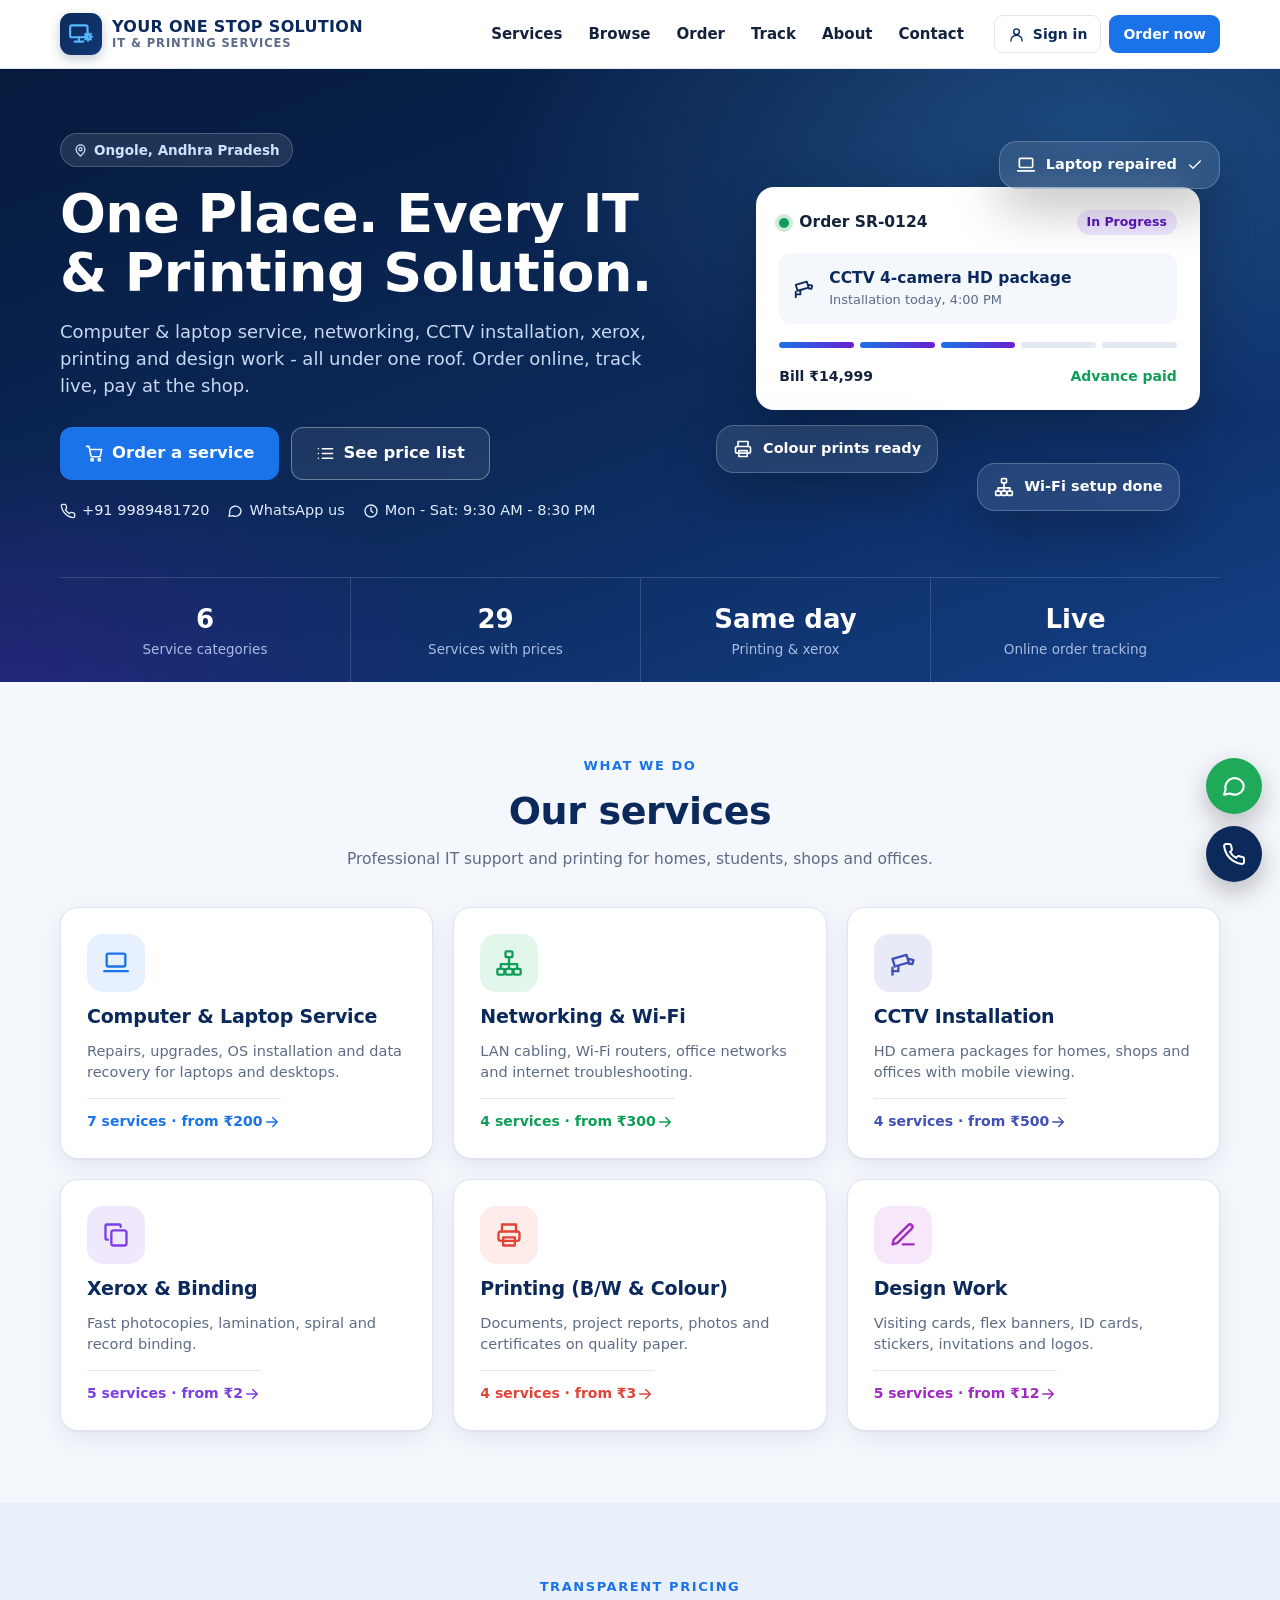
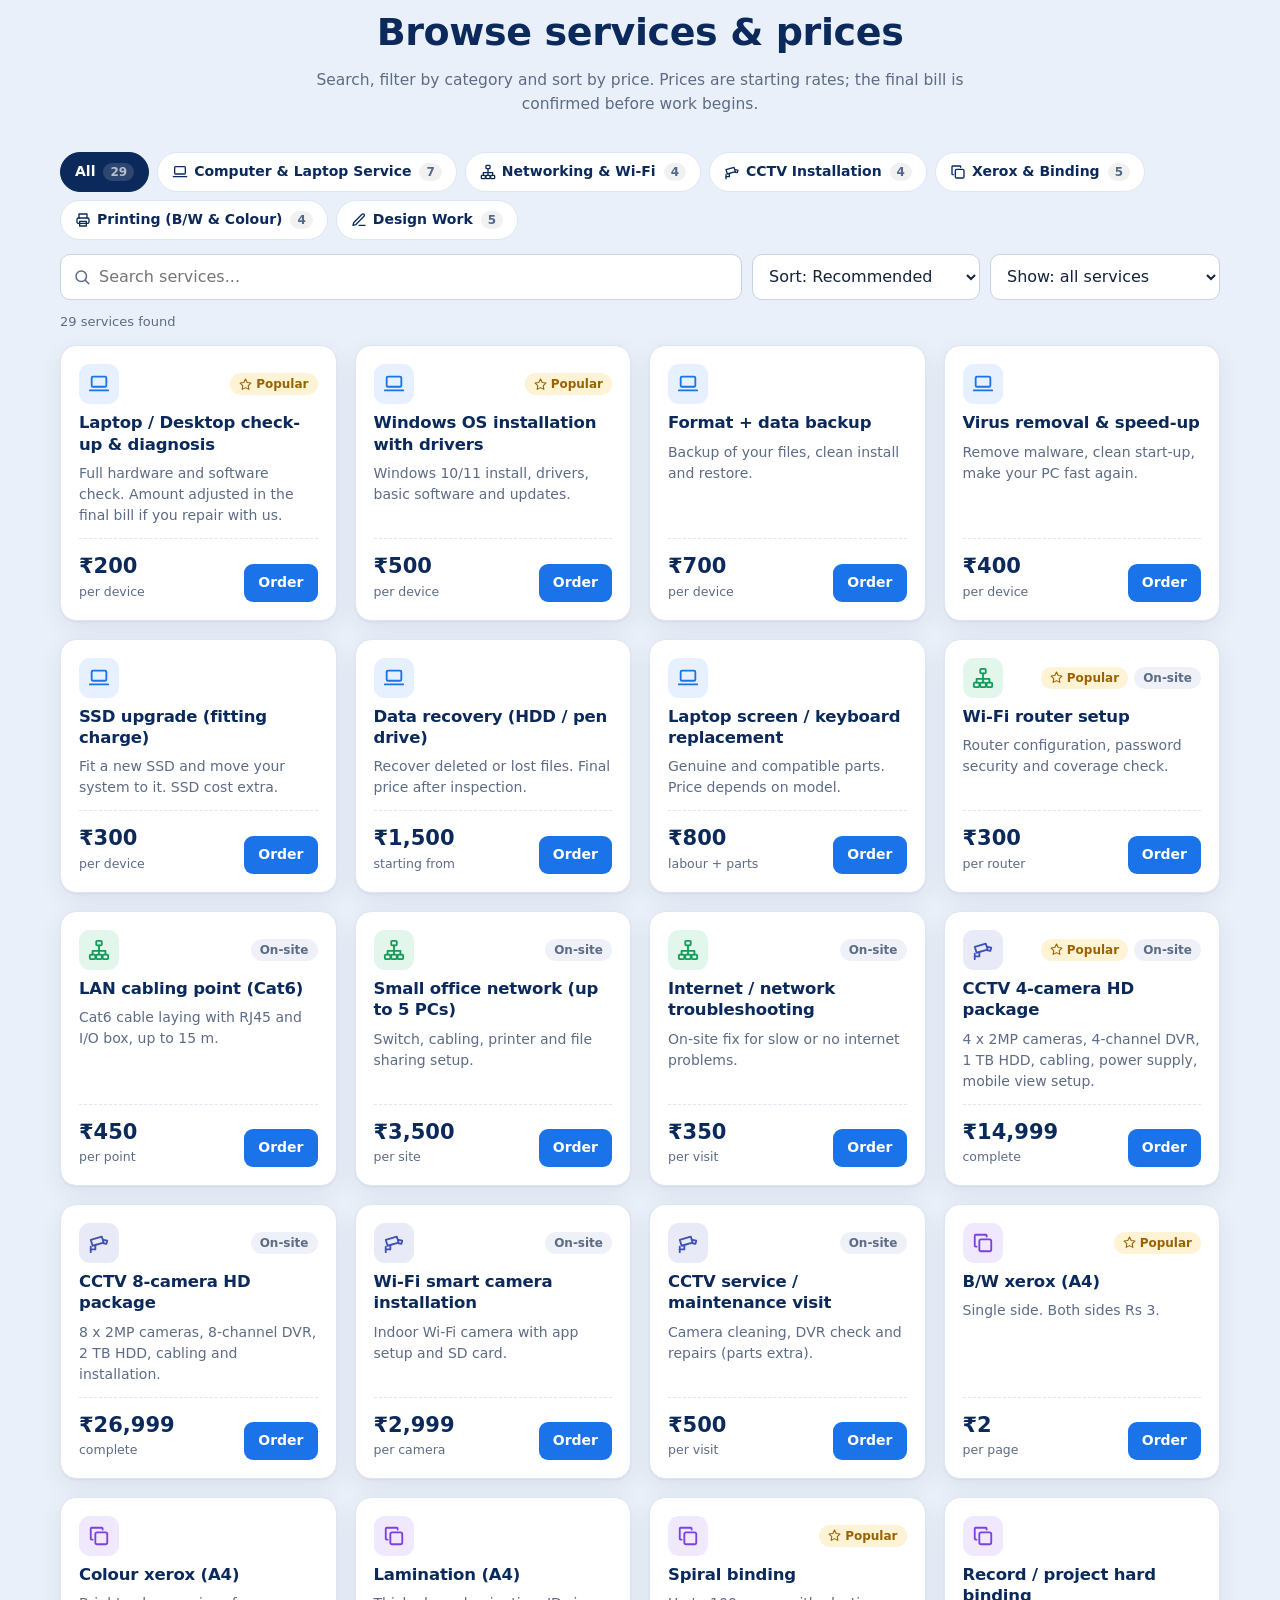
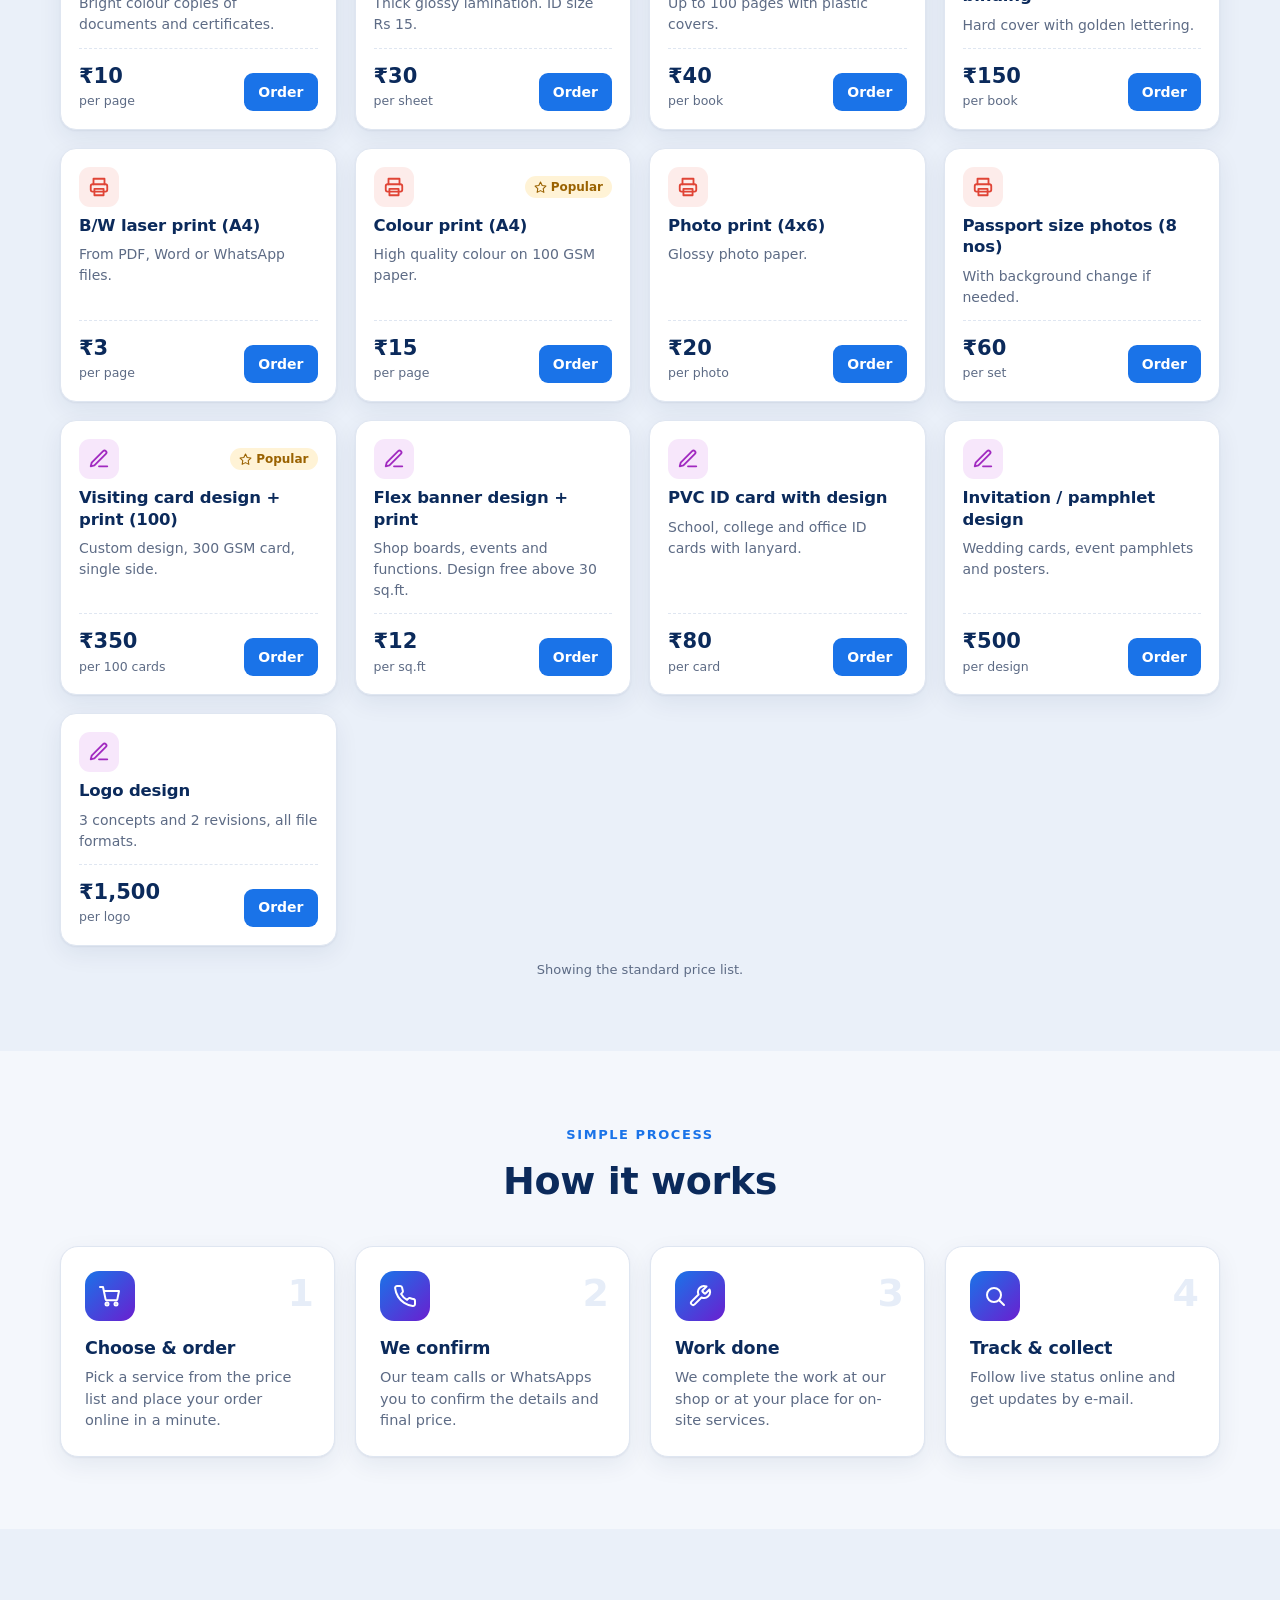
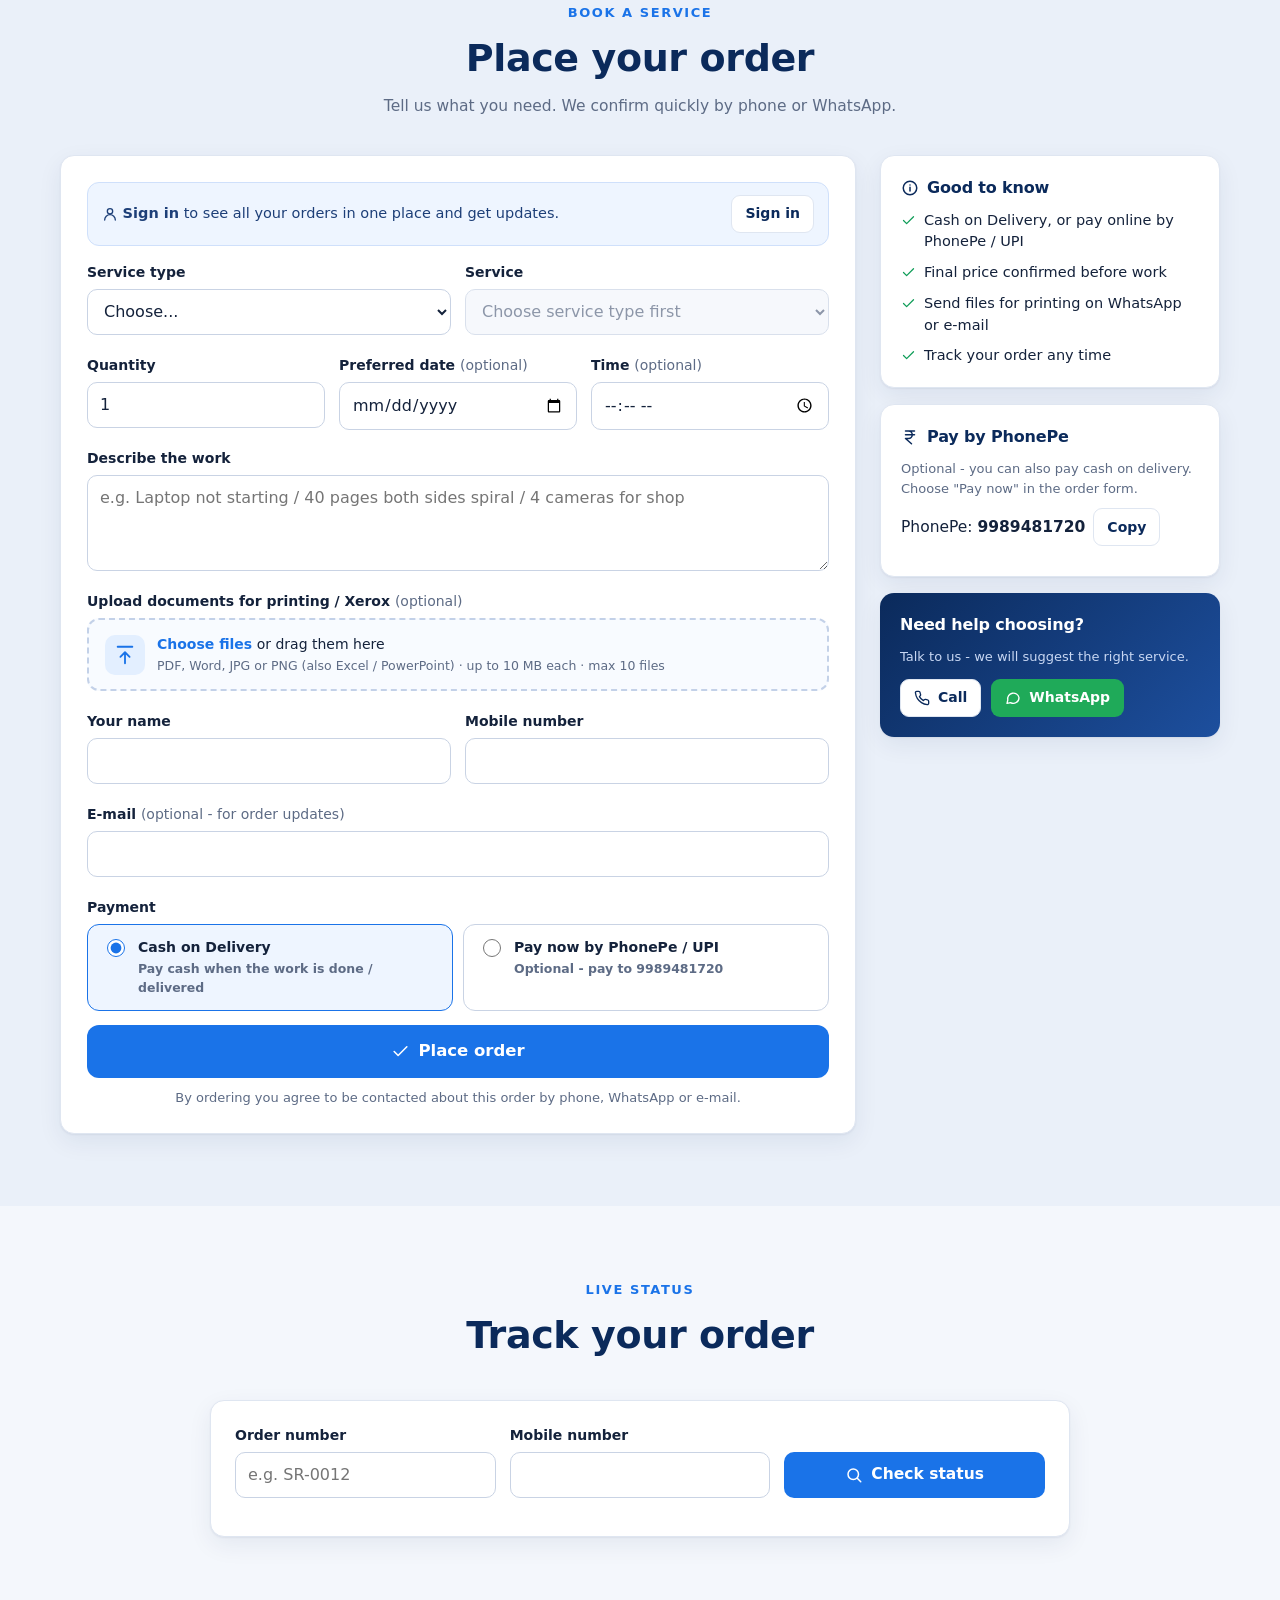
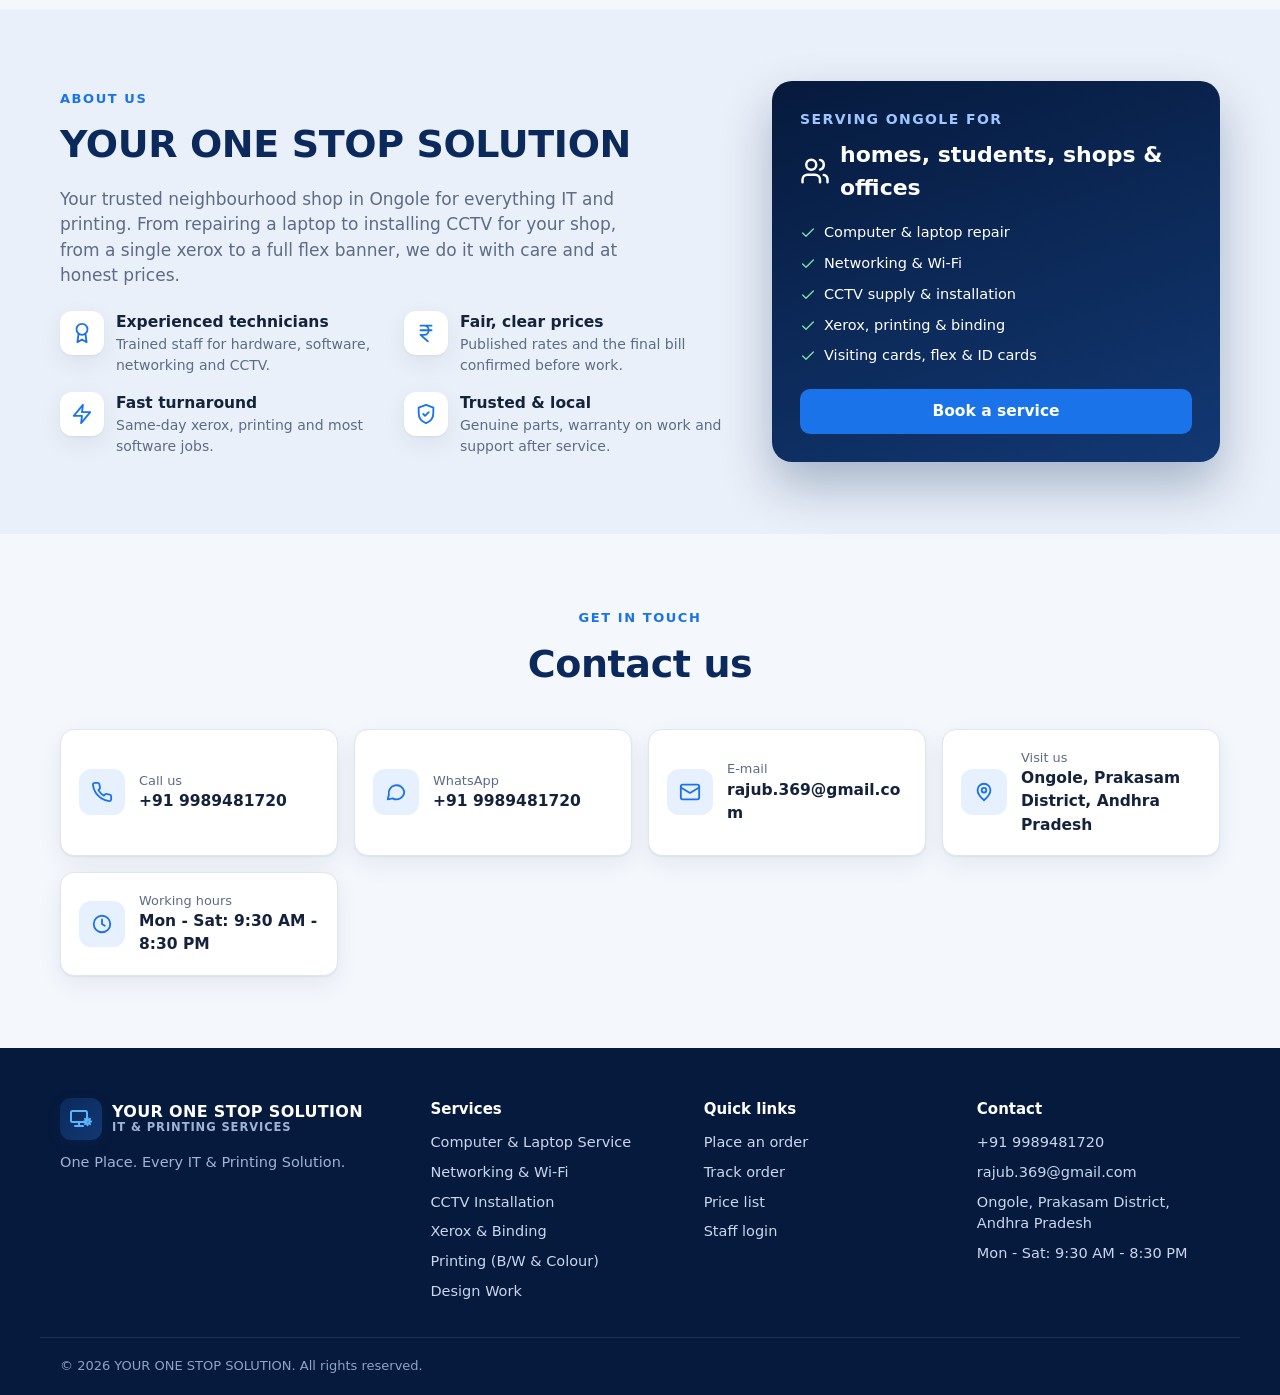
<file: index.html>
<!DOCTYPE html>
<html lang="en">
<head>
<meta charset="utf-8">
<meta name="viewport" content="width=device-width, initial-scale=1, viewport-fit=cover">
<title>YOUR ONE STOP SOLUTION - IT & Printing Services, Ongole</title>
<meta name="description" content="Computer & laptop service, networking, CCTV installation, xerox, printing and design work in Ongole. Order online and track your order live.">
<meta name="theme-color" content="#0b2a5b">
<meta property="og:title" content="YOUR ONE STOP SOLUTION - IT & Printing Services">
<meta property="og:description" content="One Place. Every IT & Printing Solution. Order online and track live.">
<meta property="og:type" content="website">
<link rel="icon" href="data:image/svg+xml,%3Csvg xmlns='http://www.w3.org/2000/svg' viewBox='0 0 32 32'%3E%3Crect width='32' height='32' rx='7' fill='%230b2a5b'/%3E%3Crect x='6' y='8' width='20' height='13' rx='2' fill='none' stroke='%2358b6ff' stroke-width='2.4'/%3E%3Cpath d='M11 25h10M16 21v4' stroke='%2358b6ff' stroke-width='2.4' stroke-linecap='round'/%3E%3C/svg%3E">
<link rel="stylesheet" href="assets/style.css?v=2.2">
</head>
<body>
<div id="app"><noscript><p style="padding:20px">Please turn on JavaScript in your browser to use this website.</p></noscript></div>
<script src="config.js?v=2.2"></script>
<script src="assets/catalogue.js?v=2.2"></script>
<script src="assets/core.js?v=2.2"></script>
<script src="assets/demo-backend.js?v=2.2"></script>
<script src="assets/app.js?v=2.2"></script>
<script src="assets/admin.js?v=2.2"></script>
<script>App.initAdmin(); App.mount(document.getElementById('app'));</script>
</body>
</html>
</file>
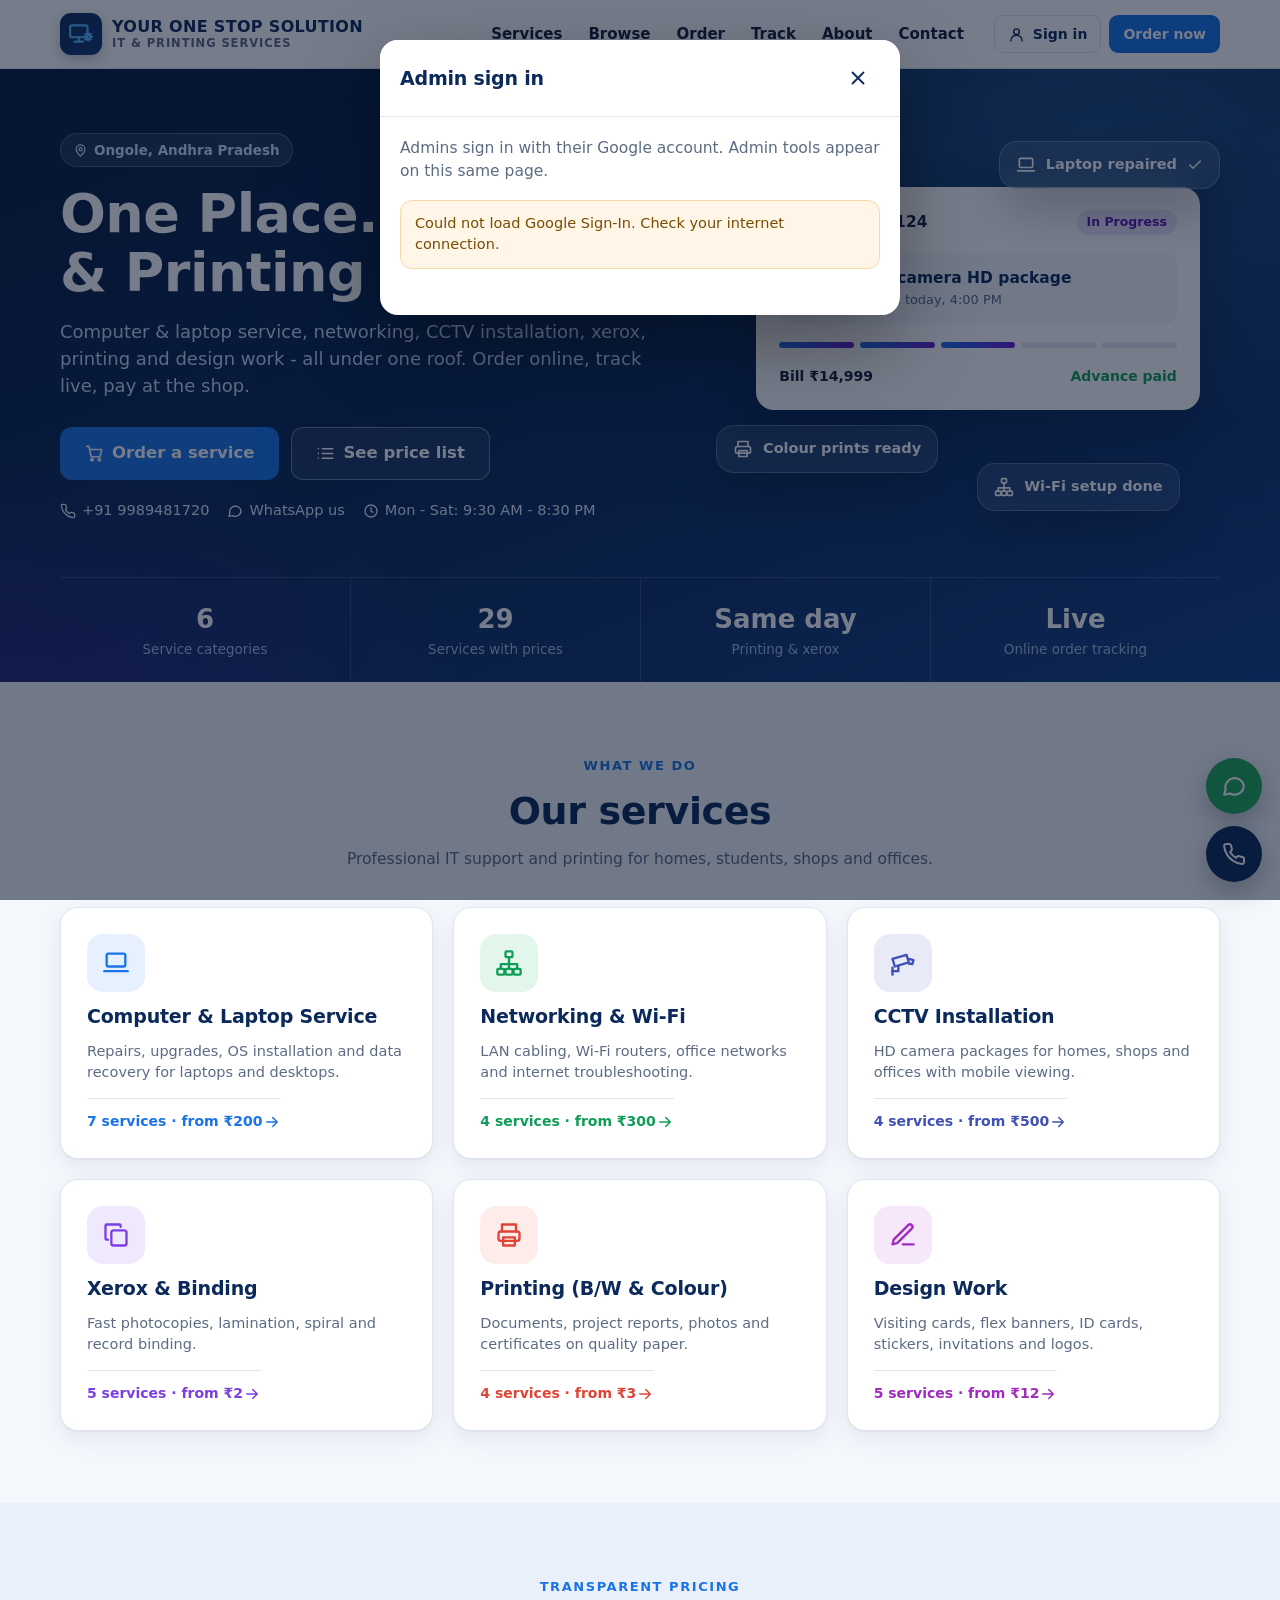
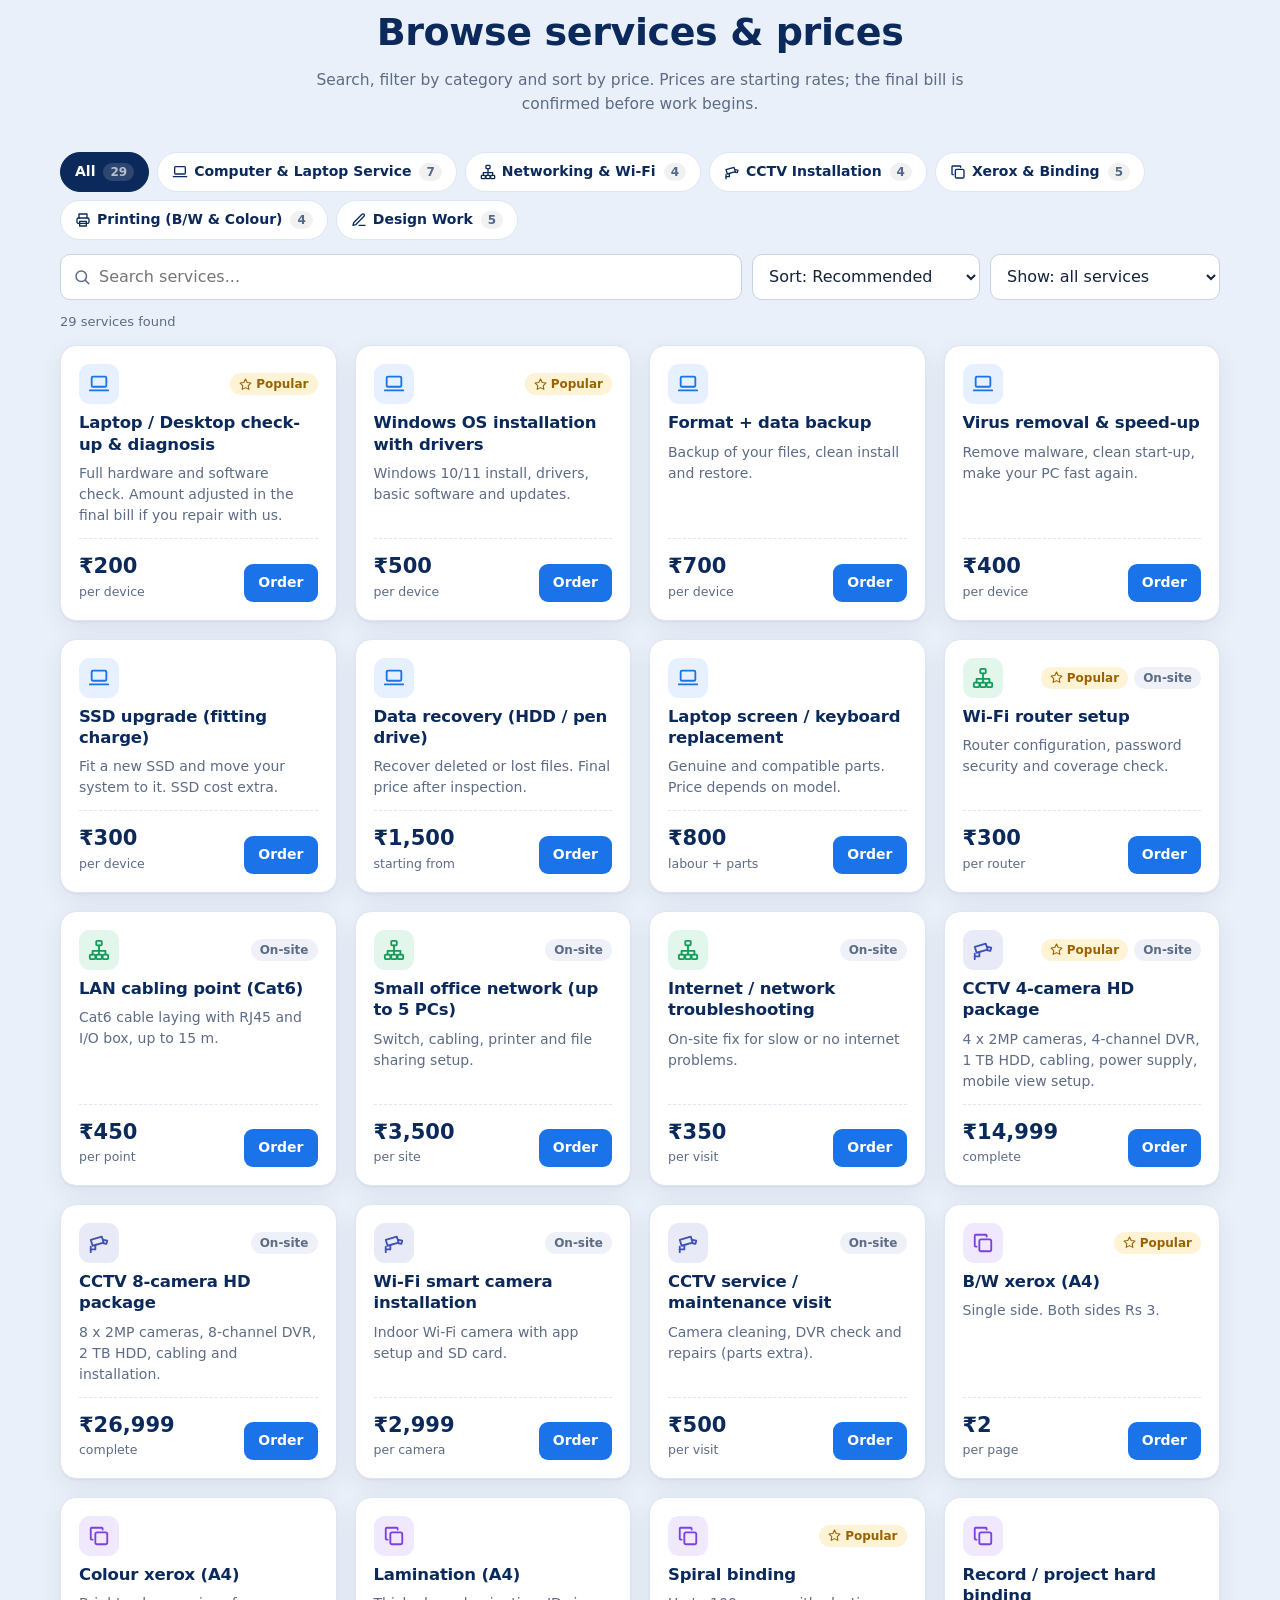
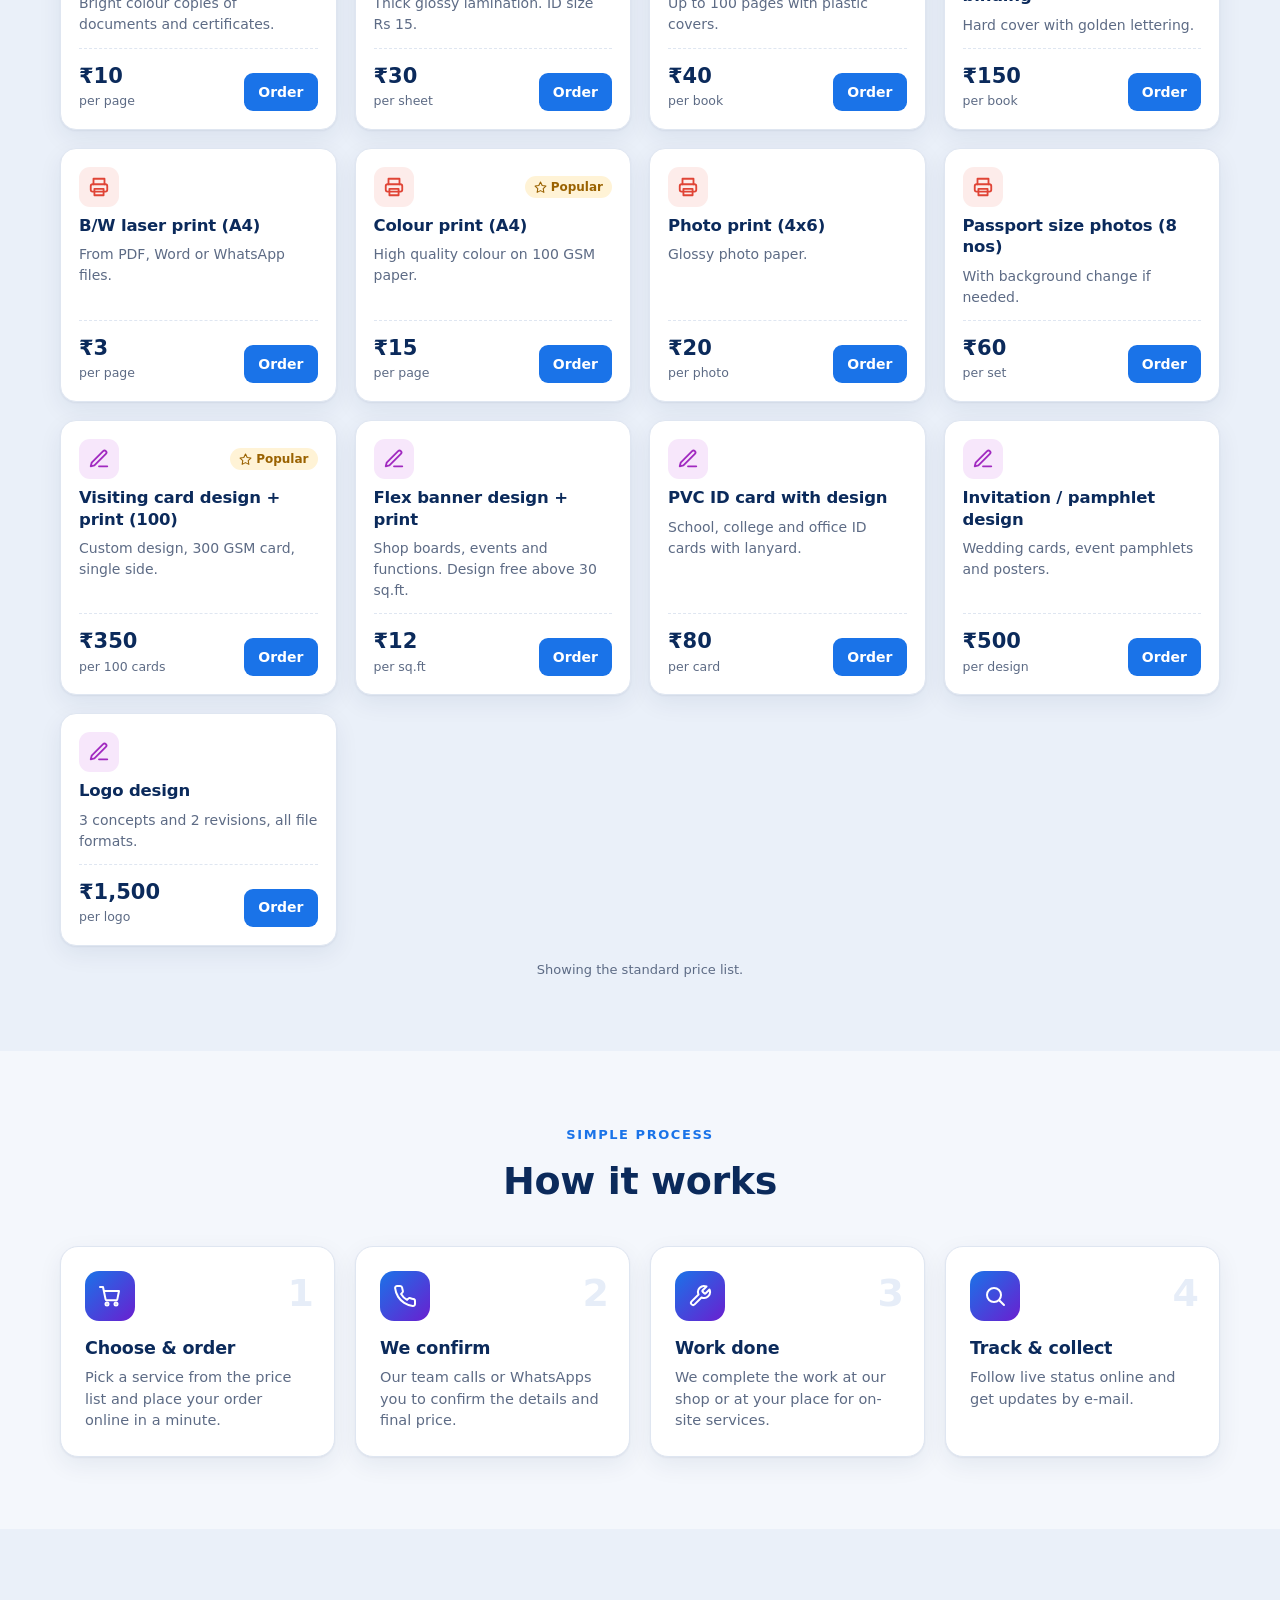
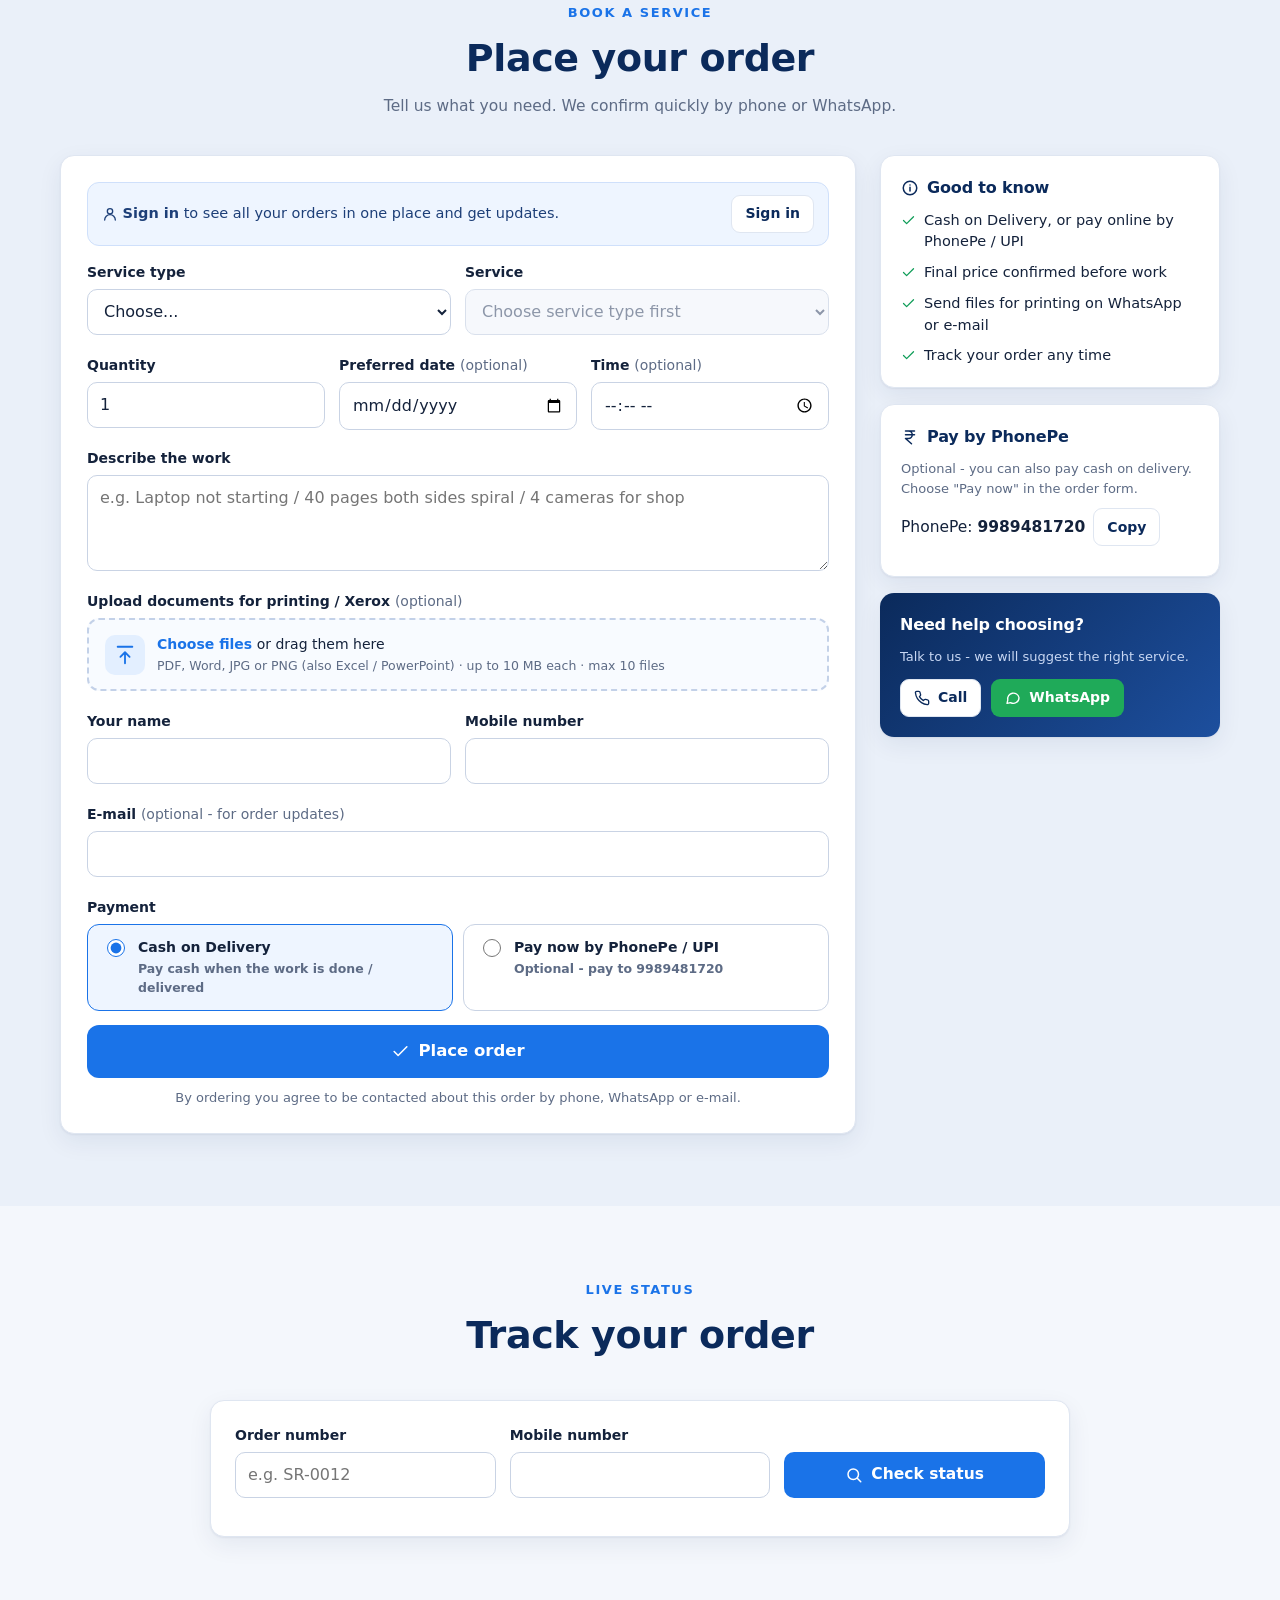
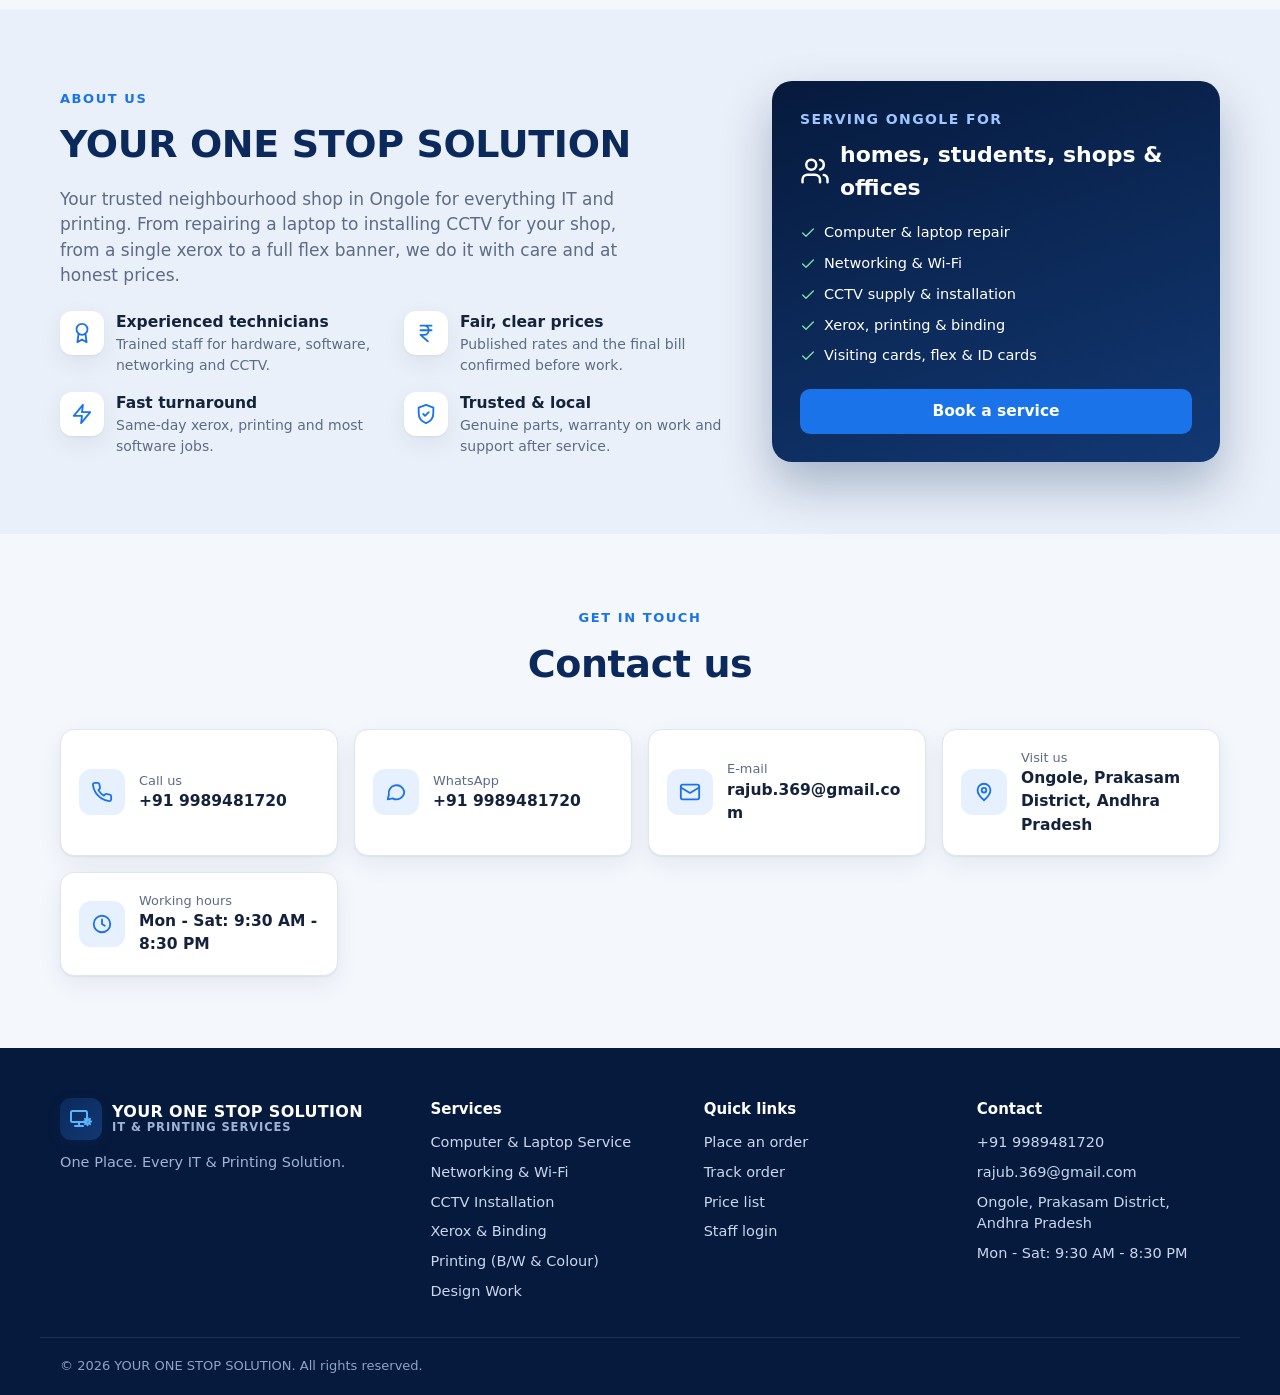
<file: admin.html>
<!DOCTYPE html>
<html lang="en">
<head>
<meta charset="utf-8">
<meta name="robots" content="noindex, nofollow">
<title>Admin - Your One Stop Solution</title>
<script>location.replace('index.html' + location.search + '#admin');</script>
<meta http-equiv="refresh" content="0; url=index.html#admin">
</head>
<body><p>The admin tools are now on the main page. <a href="index.html#admin">Continue</a>.</p></body>
</html>
</file>
<file: assets/style.css>
/* YOUR ONE STOP SOLUTION - styles for the website and admin tools (one page) */
:root {
  --navy: #0b2a5b; --navy-2: #061a3d; --navy-3: #123873; --blue: #1a73e8; --blue-d: #1559b8; --sky: #58b6ff;
  --bg: #f4f7fc; --alt: #eaf0f9; --card: #fff; --line: #dfe6f1; --text: #14223b; --muted: #5d6b85;
  --green: #0f9d58; --orange: #f57c00; --purple: #6a1fd0; --red: #d93025; --wa: #1faa59;
  --r: 14px; --shadow: 0 1px 2px rgba(11, 42, 91, .06), 0 8px 24px rgba(11, 42, 91, .07);
  --hdr: 68px;
}
* { box-sizing: border-box; }
html { -webkit-text-size-adjust: 100%; }
body { margin: 0; font-family: "Inter", "Segoe UI", Roboto, system-ui, -apple-system, "Helvetica Neue", Arial, sans-serif; color: var(--text); background: var(--bg); font-size: 15.5px; line-height: 1.5; -webkit-font-smoothing: antialiased; }
h1, h2, h3, h4, p { margin: 0; }
h1, h2, h3 { letter-spacing: -.01em; }
a { color: var(--blue); }
img { max-width: 100%; }
button, input, select, textarea { font: inherit; color: inherit; }
.ic { flex: none; vertical-align: middle; }
.muted { color: var(--muted); } .small { font-size: 13px; } .right { text-align: right; } .center { text-align: center; } .nowrap { white-space: nowrap; }
.d-block { display: block; } .hide { display: none !important; }
code { background: #e8eefb; padding: 2px 6px; border-radius: 5px; font-size: .92em; }
.wrap { max-width: 1200px; margin: 0 auto; padding: 0 20px; }
.wrap.narrow { max-width: 900px; }
.row { display: flex; gap: 10px; flex-wrap: wrap; align-items: center; }
.row.center { justify-content: center; } .row.end { justify-content: flex-end; }

/* ---------- buttons ---------- */
.btn { display: inline-flex; align-items: center; justify-content: center; gap: 8px; border: 1px solid transparent; border-radius: 10px; padding: 10px 18px; min-height: 44px; font-weight: 600; cursor: pointer; text-decoration: none; background: var(--blue); color: #fff; transition: background .15s, transform .1s, box-shadow .15s; white-space: nowrap; }
.btn:hover { background: var(--blue-d); }
.btn:active { transform: translateY(1px); }
.btn:focus-visible, .chip:focus-visible, input:focus-visible, select:focus-visible, textarea:focus-visible, .svc:focus-visible { outline: 3px solid rgba(26, 115, 232, .35); outline-offset: 1px; }
.btn[disabled] { opacity: .6; cursor: not-allowed; }
.btn.lg { padding: 13px 24px; min-height: 52px; font-size: 16.5px; border-radius: 12px; }
.btn.sm { padding: 7px 13px; min-height: 38px; font-size: 14px; border-radius: 9px; }
.btn.block { width: 100%; }
.btn.ghost { background: #fff; color: var(--navy); border-color: var(--line); } .btn.ghost:hover { background: #f1f5fc; }
.btn.ghost-light { background: rgba(255, 255, 255, .08); color: #fff; border-color: rgba(255, 255, 255, .35); } .btn.ghost-light:hover { background: rgba(255, 255, 255, .16); }
.btn.dark { background: var(--navy); } .btn.dark:hover { background: var(--navy-3); }
.btn.green { background: var(--green); } .btn.green:hover { background: #0c8249; }
.btn.wa { background: var(--wa); } .btn.wa:hover { background: #17904a; }
.btn.red { background: #fff; color: var(--red); border-color: #f1c4c0; } .btn.red:hover { background: #fdf0ef; }
.spin { display: inline-block; width: 16px; height: 16px; border: 2px solid rgba(255, 255, 255, .45); border-top-color: #fff; border-radius: 50%; animation: spin .7s linear infinite; }
.spin.dark, .btn.ghost .spin { border-color: rgba(11, 42, 91, .2); border-top-color: var(--navy); }
.spin.big { width: 30px; height: 30px; border-width: 3px; }
@keyframes spin { to { transform: rotate(360deg); } }
.linkbtn { background: none; border: 0; color: var(--blue); font-weight: 600; cursor: pointer; padding: 4px 0; font-size: 14px; }
.linkbtn.light { color: #fff; text-decoration: underline; }
.icon-btn { display: inline-flex; align-items: center; justify-content: center; width: 44px; height: 44px; border-radius: 10px; border: 1px solid transparent; background: transparent; cursor: pointer; color: var(--navy); }
.icon-btn:hover { background: #eef3fb; }
.icon-btn.sm { width: 36px; height: 36px; border-color: var(--line); background: #fff; }
.icon-btn.danger { color: var(--red); } .icon-btn.danger:hover { background: #fdf0ef; }
.icon-btn[disabled] { opacity: .35; cursor: default; }

/* ---------- forms ---------- */
.field { display: flex; flex-direction: column; gap: 6px; margin-bottom: 14px; min-width: 0; }
.field label { font-weight: 600; font-size: 14px; }
.field .opt { font-weight: 400; color: var(--muted); }
.input { width: 100%; border: 1px solid #c9d3e4; border-radius: 10px; padding: 10px 12px; background: #fff; min-height: 46px; font-size: 16px; transition: border-color .15s, box-shadow .15s; }
.input:focus { border-color: var(--blue); box-shadow: 0 0 0 3px rgba(26, 115, 232, .15); outline: none; }
.input[disabled] { background: #f3f6fb; color: var(--muted); }
textarea.input { min-height: 96px; resize: vertical; }
.input.bad { border-color: var(--red); background: #fff8f7; }
.input.sm-in { min-height: 42px; width: auto; max-width: 100%; }
.err { color: var(--red); font-size: 13.5px; }
.hint { color: var(--muted); font-size: 13px; }
.hp { position: absolute; left: -9999px; width: 1px; height: 1px; opacity: 0; }

/* ---------- customer documents (upload + admin download) ---------- */
.file-in { position: absolute; width: 1px; height: 1px; padding: 0; margin: -1px; overflow: hidden; clip: rect(0 0 0 0); white-space: nowrap; border: 0; }
.dropzone { position: relative; display: flex; align-items: center; gap: 12px; padding: 14px 16px; border: 2px dashed #c3d1e8; border-radius: 12px; background: #f8fbff; cursor: pointer; transition: border-color .15s, background .15s; font-weight: 400 !important; }
.dropzone:hover, .dropzone.over { border-color: var(--blue); background: #eef5ff; }
.file-in:focus-visible + .dropzone, .dropzone:focus-within { outline: 3px solid rgba(26, 115, 232, .35); outline-offset: 1px; }
.dropzone b { color: var(--blue); }
.dropzone small { display: block; color: var(--muted); font-size: 12.5px; margin-top: 2px; }
.dropzone.sm { padding: 10px 12px; }
.dz-ic { display: inline-flex; align-items: center; justify-content: center; width: 40px; height: 40px; border-radius: 10px; background: #e3efff; color: var(--blue); flex: none; }
.doc-list { list-style: none; margin: 8px 0 0; padding: 0; display: flex; flex-direction: column; gap: 6px; text-align: left; }
.doc-list:empty { display: none; }
.doc-row { display: flex; align-items: center; gap: 10px; padding: 8px 10px; border: 1px solid var(--line); border-radius: 10px; background: #fff; }
.doc-row.bad { border-color: #f1c4c0; background: #fff8f7; }
.doc-ic { display: inline-flex; color: var(--navy); flex: none; }
.doc-n { flex: 1; min-width: 0; }
.doc-n b { display: block; font-size: 14px; font-weight: 600; overflow: hidden; text-overflow: ellipsis; white-space: nowrap; }
.doc-n small { display: block; color: var(--muted); font-size: 12.5px; word-break: break-word; }
.doc-st { display: inline-flex; align-items: center; gap: 5px; font-size: 12.5px; font-weight: 600; color: var(--muted); white-space: nowrap; flex: none; }
.doc-st.ok { color: var(--green); } .doc-st.bad { color: var(--red); } .doc-st.up { color: var(--blue); }
.doc-up { text-align: left; margin: 14px 0; }
.doc-up .note { margin: 10px 0 0; }
.doc-add { margin-top: 10px; }
.doc-add .err { margin-top: 6px; }
.doc-tag { color: var(--navy); background: #e3efff; }
.sub-h .linkbtn { margin-left: 8px; font-size: 13px; display: inline-flex; align-items: center; gap: 4px; }
.grid2 { display: grid; grid-template-columns: 1fr 1fr; gap: 0 14px; }
.grid3 { display: grid; grid-template-columns: repeat(3, 1fr); gap: 0 14px; }
.span2 { grid-column: span 2; }
.check { display: flex; gap: 10px; align-items: flex-start; font-size: 14.5px; margin: 8px 0; cursor: pointer; }
.check input { width: 20px; height: 20px; margin-top: 1px; flex: none; accent-color: var(--blue); }
.search { display: flex; align-items: center; gap: 8px; border: 1px solid #c9d3e4; border-radius: 10px; padding: 0 12px; background: #fff; min-height: 46px; flex: 1; min-width: 200px; color: var(--muted); }
.search input { border: 0; outline: 0; flex: 1; min-width: 0; font-size: 16px; background: transparent; color: var(--text); padding: 10px 0; }
.switch { position: relative; display: inline-block; width: 46px; height: 26px; cursor: pointer; }
.switch input { opacity: 0; width: 0; height: 0; }
.switch span { position: absolute; inset: 0; background: #c9d3e4; border-radius: 26px; transition: .2s; }
.switch span::before { content: ""; position: absolute; width: 20px; height: 20px; left: 3px; top: 3px; background: #fff; border-radius: 50%; transition: .2s; box-shadow: 0 1px 3px rgba(0, 0, 0, .2); }
.switch input:checked + span { background: var(--green); }
.switch input:checked + span::before { transform: translateX(20px); }

/* ---------- pills, tags, badges ---------- */
.pill { display: inline-flex; align-items: center; padding: 3px 10px; border-radius: 99px; font-size: 12.5px; font-weight: 700; white-space: nowrap; }
.pill-pending { background: #fff4e0; color: #a65c00; } .pill-confirmed { background: #e3efff; color: #1559b8; } .pill-in-progress { background: #efe6ff; color: #5a17b8; }
.pill-ready { background: #ddf6ea; color: #0b7a44; } .pill-completed { background: #e6ebf2; color: #2f3d55; } .pill-cancelled { background: #fde8e6; color: #b3261e; }
.tag { display: inline-flex; align-items: center; gap: 4px; padding: 2px 9px; border-radius: 99px; font-size: 12px; font-weight: 600; background: #eef2f8; color: var(--muted); }
.tag.pop { background: #fff3d6; color: #9a6200; }
.admin-tag { background: var(--navy); color: #fff; }
.badge { display: inline-flex; align-items: center; justify-content: center; min-width: 20px; height: 20px; padding: 0 7px; border-radius: 99px; background: var(--red); color: #fff; font-size: 12px; font-weight: 700; vertical-align: middle; }
.badge.lg { height: 26px; font-size: 13px; padding: 0 10px; margin-left: 6px; }
.dot-badge { position: absolute; top: -4px; right: -4px; min-width: 18px; height: 18px; border-radius: 99px; background: var(--red); color: #fff; font-size: 11px; font-weight: 700; display: flex; align-items: center; justify-content: center; padding: 0 4px; border: 2px solid #fff; }

/* tone colours */
.tone-blue { --tc: #1a73e8; --tb: #e7f0fe; } .tone-green { --tc: #0f9d58; --tb: #e3f6ec; } .tone-indigo { --tc: #3f51b5; --tb: #e8eaf8; }
.tone-violet { --tc: #7b3fe4; --tb: #f0e9fd; } .tone-red { --tc: #e04436; --tb: #fdecea; } .tone-purple { --tc: #a12ac0; --tb: #f7e7fb; }
.tone-orange { --tc: #f57c00; --tb: #fff1e0; } .tone-teal { --tc: #00897b; --tb: #e0f4f1; }

/* ---------- top bars ---------- */
.demo-bar, .announce { background: #fff6dc; color: #6b4a00; font-size: 14px; text-align: center; padding: 8px 16px; display: flex; gap: 8px; align-items: center; justify-content: center; flex-wrap: wrap; }
.demo-bar .linkbtn.light { color: #6b4a00; }
.announce { background: var(--blue); color: #fff; }
#adminbar { position: sticky; top: 0; z-index: 60; }
.abar { background: #0a1730; color: #dbe6ff; }
body.in-admin .hdr { display: none; }
.abar-in { display: flex; align-items: center; gap: 12px; min-height: 50px; }
.abar-t { display: flex; align-items: center; gap: 6px; font-size: 14px; white-space: nowrap; }
.abar-t b { color: #fff; }
.abar-tabs { display: flex; gap: 4px; flex: 1; overflow-x: auto; scrollbar-width: none; -webkit-overflow-scrolling: touch; }
.abar-tabs::-webkit-scrollbar { display: none; }
.abar-tabs button { background: transparent; border: 0; color: #b9c8e6; padding: 8px 12px; border-radius: 8px; cursor: pointer; display: inline-flex; gap: 6px; align-items: center; font-weight: 600; font-size: 14px; white-space: nowrap; min-height: 40px; }
.abar-tabs button:hover { background: rgba(255, 255, 255, .08); color: #fff; }
.abar-tabs button.on { background: #fff; color: var(--navy); }
.abar-out { background: transparent; border: 1px solid rgba(255, 255, 255, .25); color: #fff; border-radius: 8px; padding: 7px 11px; cursor: pointer; display: inline-flex; align-items: center; gap: 4px; min-height: 40px; }

/* ---------- header ---------- */
.hdr { position: sticky; top: 0; z-index: 50; background: rgba(255, 255, 255, .94); backdrop-filter: saturate(1.4) blur(10px); -webkit-backdrop-filter: saturate(1.4) blur(10px); border-bottom: 1px solid var(--line); }
body.has-adminbar .hdr { top: 50px; }
.hdr-in { display: flex; align-items: center; gap: 18px; min-height: var(--hdr); }
.brand { display: flex; align-items: center; gap: 10px; text-decoration: none; color: var(--navy); min-width: 0; }
.logo { width: 42px; height: 42px; border-radius: 11px; background: linear-gradient(135deg, var(--navy), var(--navy-3)); color: var(--sky); display: flex; align-items: center; justify-content: center; flex: none; box-shadow: 0 4px 12px rgba(11, 42, 91, .25); }
.brand-t { display: flex; flex-direction: column; line-height: 1.15; min-width: 0; }
.brand-t b { font-size: 16px; letter-spacing: .02em; white-space: nowrap; overflow: hidden; text-overflow: ellipsis; }
.brand-t small { font-size: 11.5px; color: var(--muted); font-weight: 600; letter-spacing: .08em; }
.brand.light { color: #fff; } .brand.light small { color: #9fb3d9; }
.nav { display: flex; gap: 2px; margin-left: auto; }
.nav a { color: var(--text); text-decoration: none; font-weight: 600; font-size: 15px; padding: 8px 12px; border-radius: 8px; }
.nav a:hover { background: #eef3fb; color: var(--blue); }
.hdr-act { display: flex; align-items: center; gap: 8px; }
.menu-btn { display: none; }
.umenu { position: relative; }
.avatar-btn { position: relative; border: 0; background: none; padding: 0; cursor: pointer; border-radius: 50%; }
.avatar { width: 40px; height: 40px; border-radius: 50%; background: linear-gradient(135deg, var(--blue), var(--purple)); color: #fff; display: inline-flex; align-items: center; justify-content: center; font-weight: 700; object-fit: cover; flex: none; }
.umenu-pop { position: absolute; right: 0; top: 50px; width: 260px; background: #fff; border: 1px solid var(--line); border-radius: 14px; box-shadow: 0 16px 40px rgba(11, 42, 91, .18); padding: 8px; z-index: 70; }
.umenu-h { display: flex; flex-direction: column; gap: 2px; padding: 8px 10px 10px; border-bottom: 1px solid var(--line); margin-bottom: 6px; }
.umenu-h .tag { align-self: flex-start; margin-top: 4px; }
.umenu-pop button { display: flex; gap: 10px; align-items: center; width: 100%; border: 0; background: none; padding: 11px 10px; border-radius: 9px; cursor: pointer; font-weight: 600; text-align: left; }
.umenu-pop button:hover { background: #f1f5fc; }

/* ---------- hero ---------- */
.hero { background: radial-gradient(1000px 500px at 85% 10%, rgba(88, 182, 255, .25), transparent 60%), radial-gradient(800px 400px at 0% 100%, rgba(106, 31, 208, .25), transparent 60%), linear-gradient(160deg, var(--navy-2), var(--navy) 55%, #143f86); color: #fff; padding: 64px 0 0; overflow: hidden; }
.hero-in { display: grid; grid-template-columns: 1.1fr .9fr; gap: 40px; align-items: center; }
.hero-badge { display: inline-flex; gap: 6px; align-items: center; background: rgba(255, 255, 255, .1); border: 1px solid rgba(255, 255, 255, .2); padding: 6px 12px; border-radius: 99px; font-size: 13.5px; font-weight: 600; color: #cfe2ff; }
.hero h1 { font-size: clamp(32px, 4.6vw, 54px); line-height: 1.08; margin: 18px 0 16px; font-weight: 800; }
.lead { font-size: 18px; color: #c9d8f3; max-width: 600px; }
.lead.dark { color: var(--muted); margin: 14px 0 22px; font-size: 17px; }
.hero-cta { display: flex; gap: 12px; flex-wrap: wrap; margin: 28px 0 20px; }
.hero-quick { display: flex; gap: 18px; flex-wrap: wrap; font-size: 14.5px; color: #c9d8f3; }
.hero-quick a, .hero-quick span { color: #e3ecff; text-decoration: none; display: inline-flex; align-items: center; gap: 6px; }
.hero-art { position: relative; min-height: 360px; }
.glass { background: rgba(255, 255, 255, .1); border: 1px solid rgba(255, 255, 255, .22); backdrop-filter: blur(12px); -webkit-backdrop-filter: blur(12px); border-radius: 18px; box-shadow: 0 20px 50px rgba(0, 0, 0, .25); }
.main-card { position: absolute; left: 8%; right: 4%; top: 40px; padding: 22px; background: #fff; color: var(--text); }
.mc-h { display: flex; align-items: center; gap: 10px; margin-bottom: 18px; } .mc-h b { flex: 1; }
.mc-dot { width: 10px; height: 10px; border-radius: 50%; background: var(--green); box-shadow: 0 0 0 4px rgba(15, 157, 88, .2); }
.mc-row { display: flex; gap: 14px; align-items: center; padding: 14px; background: #f4f7fc; border-radius: 12px; color: var(--navy); }
.mc-row div { display: flex; flex-direction: column; } .mc-row small { color: var(--muted); }
.mini-steps { display: flex; gap: 6px; margin: 18px 0; } .mini-steps i { flex: 1; height: 6px; border-radius: 6px; background: #e3e9f3; } .mini-steps i.on { background: linear-gradient(90deg, var(--blue), var(--purple)); }
.mc-f { display: flex; justify-content: space-between; font-weight: 700; font-size: 14px; } .mc-f .ok { color: var(--green); }
.chip-card { position: absolute; padding: 12px 16px; display: flex; gap: 10px; align-items: center; font-weight: 600; font-size: 14.5px; color: #fff; white-space: nowrap; animation: float 6s ease-in-out infinite; }
.chip-card.c1 { left: 0; bottom: 34px; } .chip-card.c2 { right: 0; top: -6px; animation-delay: -2s; } .chip-card.c3 { right: 8%; bottom: -4px; animation-delay: -4s; }
@keyframes float { 50% { transform: translateY(-8px); } }
.stats { display: grid; grid-template-columns: repeat(4, 1fr); margin-top: 56px; border-top: 1px solid rgba(255, 255, 255, .15); }
.stats div { padding: 22px 10px; text-align: center; display: flex; flex-direction: column; } .stats div + div { border-left: 1px solid rgba(255, 255, 255, .15); }
.stats b { font-size: 26px; font-weight: 800; } .stats span { color: #a9bde3; font-size: 13.5px; }

/* ---------- sections ---------- */
.sec { padding: 72px 0; }
.sec.alt { background: var(--alt); }
.sec-h { text-align: center; max-width: 720px; margin: 0 auto 36px; }
.sec-h.left { text-align: left; max-width: none; display: flex; justify-content: space-between; align-items: flex-end; gap: 16px; flex-wrap: wrap; margin-bottom: 22px; }
.sec-h h2, .about h2 { font-size: clamp(26px, 3.2vw, 38px); font-weight: 800; color: var(--navy); margin: 6px 0 8px; }
.eyebrow { display: inline-block; color: var(--blue); font-weight: 700; font-size: 13px; letter-spacing: .12em; text-transform: uppercase; }
.card { background: var(--card); border: 1px solid var(--line); border-radius: var(--r); box-shadow: var(--shadow); }
.card.pad { padding: 22px; }
.card-t { display: flex; align-items: center; justify-content: space-between; gap: 10px; font-size: 17px; color: var(--navy); margin-bottom: 14px; }
.empty { text-align: center; color: var(--muted); padding: 36px 16px; display: flex; flex-direction: column; align-items: center; gap: 10px; grid-column: 1 / -1; }
.note { display: flex; gap: 10px; align-items: center; justify-content: space-between; flex-wrap: wrap; background: #eef5ff; border: 1px solid #cfe0fb; color: #1d3f78; padding: 12px 14px; border-radius: 12px; margin-bottom: 16px; font-size: 14.5px; }
.note.warn { background: #fff6e8; border-color: #f6d9a8; color: #7a4b00; }

/* services */
.svc-grid { display: grid; grid-template-columns: repeat(3, 1fr); gap: 20px; }
.svc { text-align: left; background: #fff; border: 1px solid var(--line); border-radius: 18px; padding: 26px; cursor: pointer; display: flex; flex-direction: column; gap: 10px; transition: transform .18s, box-shadow .18s, border-color .18s; box-shadow: var(--shadow); }
.svc:hover { transform: translateY(-4px); box-shadow: 0 16px 36px rgba(11, 42, 91, .12); border-color: var(--tc); }
.svc-ic { width: 58px; height: 58px; border-radius: 16px; background: var(--tb); color: var(--tc); display: flex; align-items: center; justify-content: center; }
.svc h3 { font-size: 19px; color: var(--navy); } .svc p { color: var(--muted); font-size: 14.5px; flex: 1; }
.svc-f { display: flex; justify-content: space-between; align-items: center; color: var(--tc); font-weight: 700; font-size: 14px; border-top: 1px solid var(--line); padding-top: 12px; margin-top: 4px; }

/* catalogue */
.cat-tools { display: flex; gap: 14px; align-items: center; margin-bottom: 22px; flex-wrap: wrap; }
.chips { display: flex; gap: 8px; flex-wrap: wrap; }
.chips.scroll { flex-wrap: nowrap; overflow-x: auto; padding-bottom: 6px; margin-bottom: 10px; -webkit-overflow-scrolling: touch; }
.chip { display: inline-flex; align-items: center; gap: 6px; border: 1px solid var(--line); background: #fff; padding: 8px 14px; border-radius: 99px; font-weight: 600; font-size: 14px; cursor: pointer; white-space: nowrap; min-height: 40px; color: var(--navy); }
.chip:hover { border-color: var(--blue); }
.chip.on { background: var(--navy); color: #fff; border-color: var(--navy); }
.chip .cnt { background: rgba(0, 0, 0, .08); border-radius: 99px; padding: 0 7px; font-size: 12px; } .chip.on .cnt { background: rgba(255, 255, 255, .2); }
.items { display: grid; grid-template-columns: repeat(auto-fill, minmax(260px, 1fr)); gap: 18px; }
.item { background: #fff; border: 1px solid var(--line); border-radius: 16px; padding: 18px; display: flex; flex-direction: column; gap: 8px; box-shadow: var(--shadow); position: relative; transition: box-shadow .15s, transform .15s; }
.item:hover { box-shadow: 0 12px 30px rgba(11, 42, 91, .12); transform: translateY(-2px); }
.item-top { display: flex; gap: 6px; align-items: center; flex-wrap: wrap; min-height: 40px; }
.item-ic { width: 40px; height: 40px; border-radius: 11px; background: var(--tb); color: var(--tc); display: flex; align-items: center; justify-content: center; margin-right: auto; }
.edit-fab { position: absolute; top: 12px; right: 12px; }
.item h3 { font-size: 16.5px; color: var(--navy); line-height: 1.3; } .item p { color: var(--muted); font-size: 14px; flex: 1; }
.item-f { display: flex; align-items: flex-end; justify-content: space-between; gap: 10px; border-top: 1px dashed var(--line); padding-top: 12px; margin-top: 4px; }
.price { display: flex; flex-direction: column; } .price b { font-size: 21px; color: var(--navy); } .price small { color: var(--muted); font-size: 12.5px; }

/* how */
.steps { display: grid; grid-template-columns: repeat(4, 1fr); gap: 20px; counter-reset: s; }
.step { background: #fff; border: 1px solid var(--line); border-radius: 18px; padding: 24px; position: relative; box-shadow: var(--shadow); }
.step-n { position: absolute; top: 18px; right: 20px; font-size: 38px; font-weight: 800; color: #e6edf8; }
.step-ic { width: 50px; height: 50px; border-radius: 14px; background: linear-gradient(135deg, var(--blue), var(--purple)); color: #fff; display: flex; align-items: center; justify-content: center; margin-bottom: 14px; }
.step h3 { font-size: 17.5px; color: var(--navy); margin-bottom: 6px; } .step p { color: var(--muted); font-size: 14.5px; }

/* order */
.order-grid { display: grid; grid-template-columns: 1fr 340px; gap: 24px; align-items: start; }
#orderbox { padding: 26px; }
.side { display: flex; flex-direction: column; gap: 16px; position: sticky; top: calc(var(--hdr) + 16px); }
.side-c { padding: 20px; } .side-c h3 { font-size: 16px; color: var(--navy); display: flex; gap: 8px; align-items: center; margin-bottom: 10px; }
.side-c.help { background: linear-gradient(135deg, #0b2a5b, #1d4f9e); color: #fff; border: 0; } .side-c.help h3 { color: #fff; } .side-c.help .muted { color: #c8d7f3; margin-bottom: 12px; }
.ticks { list-style: none; padding: 0; margin: 0; display: flex; flex-direction: column; gap: 9px; font-size: 14.5px; }
.ticks li { display: flex; gap: 8px; align-items: flex-start; } .ticks .ic { color: var(--green); margin-top: 3px; }
.upi { display: flex; gap: 8px; align-items: center; margin: 10px 0; } .upi code { flex: 1; overflow: hidden; text-overflow: ellipsis; }
.estimate { display: flex; justify-content: space-between; gap: 12px; align-items: center; background: linear-gradient(135deg, #eef5ff, #f5efff); border: 1px solid #d6e4fb; border-radius: 12px; padding: 14px 16px; margin-bottom: 14px; }
.estimate div { display: flex; flex-direction: column; } .estimate small { color: var(--muted); font-size: 12px; font-weight: 600; text-transform: uppercase; letter-spacing: .05em; }
.estimate .big { font-size: 24px; color: var(--navy); }
.done { text-align: center; padding: 18px 6px; }
.tick { width: 70px; height: 70px; border-radius: 50%; background: #ddf6ea; color: var(--green); display: flex; align-items: center; justify-content: center; margin: 0 auto 14px; }
.done h3 { font-size: 22px; color: var(--navy); margin-bottom: 6px; }
.oid { font-size: 34px; font-weight: 800; letter-spacing: .05em; color: var(--blue); margin: 4px 0 10px; }
.done .row { margin-top: 18px; }

/* tracking + order view */
#trackbox { padding: 24px; }
.track-res { border-top: 1px solid var(--line); margin-top: 16px; padding-top: 16px; }
.ov-h { display: flex; align-items: center; gap: 10px; flex-wrap: wrap; } .ov-h h3 { font-size: 22px; color: var(--navy); }
.stepper { display: flex; margin: 20px 0; }
.stepper .st { flex: 1; text-align: center; font-size: 12.5px; color: var(--muted); position: relative; font-weight: 600; }
.stepper .st::before { content: ""; position: absolute; top: 13px; left: -50%; right: 50%; height: 3px; background: #dfe6f1; z-index: 0; }
.stepper .st:first-child::before { display: none; }
.stepper .dot { width: 28px; height: 28px; border-radius: 50%; background: #dfe6f1; margin: 0 auto 6px; position: relative; z-index: 1; display: flex; align-items: center; justify-content: center; color: #fff; }
.stepper .done-s .dot, .stepper .done-s::before, .stepper .now::before { background: var(--green); }
.stepper .now .dot { background: var(--blue); box-shadow: 0 0 0 5px rgba(26, 115, 232, .2); }
.stepper .now { color: var(--blue); } .stepper .done-s { color: var(--green); }
.amounts { display: grid; grid-template-columns: repeat(3, 1fr); gap: 10px; margin: 14px 0; }
.amounts div { background: #f4f7fc; border-radius: 12px; padding: 12px; display: flex; flex-direction: column; }
.amounts small { color: var(--muted); font-size: 12.5px; } .amounts b { font-size: 18px; color: var(--navy); }
.amounts .paid b { color: var(--green); } .amounts .due b { color: var(--orange); }
.kv { display: grid; grid-template-columns: 120px 1fr; gap: 8px 14px; margin: 12px 0 16px; font-size: 14.5px; }
.kv dt { color: var(--muted); } .kv dd { margin: 0; word-break: break-word; }
.sub-h { font-size: 15px; color: var(--navy); margin: 16px 0 10px; } .sub-h.first { margin-top: 0; }
.timeline { list-style: none; margin: 0; padding: 0 0 0 18px; border-left: 2px solid var(--line); }
.timeline li { position: relative; padding: 0 0 14px 12px; font-size: 14.5px; }
.timeline li::before { content: ""; position: absolute; left: -26px; top: 4px; width: 12px; height: 12px; border-radius: 50%; background: var(--blue); border: 3px solid #fff; box-shadow: 0 0 0 1px var(--line); }
.timeline li.internal::before { background: var(--orange); }
.timeline .when { color: var(--muted); font-size: 12.5px; }

/* my orders */
.my-grid { display: grid; grid-template-columns: repeat(auto-fill, minmax(260px, 1fr)); gap: 16px; }
.my-card { text-align: left; background: #fff; border: 1px solid var(--line); border-radius: 14px; padding: 16px; cursor: pointer; display: flex; flex-direction: column; gap: 8px; box-shadow: var(--shadow); transition: transform .15s; }
.my-card:hover { transform: translateY(-2px); }
.my-card.unseen { border-color: var(--red); box-shadow: 0 0 0 3px rgba(217, 48, 37, .12); }
.my-h { display: flex; gap: 8px; align-items: center; flex-wrap: wrap; } .my-h b { font-size: 17px; color: var(--navy); margin-right: auto; }
.my-t { font-weight: 600; }
.bar { height: 6px; background: #e6ecf5; border-radius: 6px; overflow: hidden; } .bar i { display: block; height: 100%; background: linear-gradient(90deg, var(--blue), var(--green)); } .bar i.x { background: #c9d3e4; }
.my-f { display: flex; justify-content: space-between; color: var(--muted); font-size: 13.5px; }

/* about + contact */
.about { display: grid; grid-template-columns: 1.2fr .8fr; gap: 40px; align-items: center; }
.why { display: grid; grid-template-columns: 1fr 1fr; gap: 16px; }
.why-i { display: flex; gap: 12px; } .why-i > span { width: 44px; height: 44px; border-radius: 12px; background: #fff; color: var(--blue); display: flex; align-items: center; justify-content: center; flex: none; box-shadow: var(--shadow); }
.why-i p { color: var(--muted); font-size: 14px; }
.about-card { background: linear-gradient(160deg, var(--navy-2), var(--navy-3)); color: #fff; border-radius: 20px; padding: 28px; box-shadow: 0 24px 50px rgba(11, 42, 91, .3); }
.about-card h3 { color: #9fc4ff; font-size: 14px; text-transform: uppercase; letter-spacing: .1em; }
.about-card .big { font-size: 22px; font-weight: 800; margin: 8px 0 18px; display: flex; gap: 10px; align-items: center; }
.about-card .ticks { margin-bottom: 22px; } .about-card .ticks .ic { color: #7ee2a8; }
.contact-grid { display: grid; grid-template-columns: repeat(auto-fit, minmax(220px, 1fr)); gap: 16px; }
.cc { display: flex; gap: 14px; align-items: center; background: #fff; border: 1px solid var(--line); border-radius: 14px; padding: 18px; text-decoration: none; color: var(--text); box-shadow: var(--shadow); min-width: 0; }
a.cc:hover { border-color: var(--blue); }
.cc-ic { width: 46px; height: 46px; border-radius: 12px; background: #e7f0fe; color: var(--blue); display: flex; align-items: center; justify-content: center; flex: none; }
.cc div { display: flex; flex-direction: column; min-width: 0; } .cc small { color: var(--muted); } .cc b { word-break: break-word; }

/* footer + floating */
.ftr { background: var(--navy-2); color: #c9d6ee; padding: 50px 0 20px; }
.ftr-in { display: grid; grid-template-columns: 1.4fr 1fr 1fr 1fr; gap: 30px; }
.ftr h4 { color: #fff; font-size: 15px; margin-bottom: 12px; }
.ftr ul { list-style: none; padding: 0; margin: 0; display: flex; flex-direction: column; gap: 8px; font-size: 14.5px; }
.ftr a { color: #c9d6ee; text-decoration: none; } .ftr a:hover { color: #fff; }
.muted-l { color: #9fb3d9; margin-top: 12px; font-size: 14.5px; }
.copy { border-top: 1px solid rgba(255, 255, 255, .1); margin-top: 34px; padding-top: 18px; font-size: 13px; color: #8ea3c9; }
.fab { position: fixed; right: 18px; bottom: 18px; display: flex; flex-direction: column; gap: 12px; z-index: 40; }
.fab-b { width: 56px; height: 56px; border-radius: 50%; display: flex; align-items: center; justify-content: center; color: #fff; background: var(--blue); box-shadow: 0 10px 26px rgba(0, 0, 0, .25); border: 0; cursor: pointer; }
.fab-b.wa { background: var(--wa); } .fab-b.call { background: var(--navy); }

/* ---------- modal + toasts ---------- */
.modal-bg { position: fixed; inset: 0; background: rgba(6, 18, 40, .55); z-index: 100; display: flex; align-items: flex-start; justify-content: center; padding: 40px 16px; overflow-y: auto; animation: fade .15s; }
@keyframes fade { from { opacity: 0; } }
.modal { background: #fff; border-radius: 18px; width: 100%; max-width: 720px; box-shadow: 0 30px 80px rgba(0, 0, 0, .35); animation: pop .18s; }
.modal.narrow { max-width: 520px; } .modal.wide { max-width: 1040px; }
@keyframes pop { from { transform: translateY(12px); opacity: 0; } }
.modal-h { display: flex; align-items: center; justify-content: space-between; gap: 12px; padding: 16px 20px; border-bottom: 1px solid var(--line); position: sticky; top: 0; background: #fff; border-radius: 18px 18px 0 0; z-index: 2; }
.modal-h h3 { font-size: 19px; color: var(--navy); display: flex; gap: 10px; align-items: center; flex-wrap: wrap; }
.modal-b { padding: 20px; }
.signin .muted { margin-bottom: 16px; }
.gbtn { display: flex; justify-content: center; min-height: 48px; align-items: center; margin: 10px 0; }
.demo-login { display: flex; flex-direction: column; gap: 10px; }
.or { display: flex; align-items: center; gap: 10px; color: var(--muted); font-size: 13px; margin: 20px 0 14px; } .or::before, .or::after { content: ""; flex: 1; height: 1px; background: var(--line); }
#toasts { position: fixed; left: 50%; transform: translateX(-50%); bottom: 22px; z-index: 200; display: flex; flex-direction: column; gap: 8px; align-items: center; width: calc(100% - 32px); max-width: 460px; pointer-events: none; }
.toast { background: #10213f; color: #fff; padding: 12px 16px; border-radius: 12px; box-shadow: 0 10px 30px rgba(0, 0, 0, .3); font-size: 14.5px; transition: opacity .35s, transform .35s; width: 100%; text-align: center; }
.toast.err { background: #b3261e; } .toast.out { opacity: 0; transform: translateY(8px); }

/* ---------- admin ---------- */
.admin { padding: 26px 0 60px; min-height: 70vh; }
.a-head { display: flex; justify-content: space-between; align-items: flex-end; gap: 14px; flex-wrap: wrap; margin-bottom: 20px; }
.a-head h1 { font-size: 28px; color: var(--navy); }
.alert-new { display: flex; gap: 12px; align-items: center; background: #fff1f0; border: 1px solid #f7c6c1; color: #8a1d16; padding: 14px 16px; border-radius: 14px; margin-bottom: 18px; flex-wrap: wrap; }
.alert-new div { flex: 1; min-width: 200px; }
.kpis { display: grid; grid-template-columns: repeat(6, 1fr); gap: 14px; margin-bottom: 18px; }
.kpi { background: #fff; border: 1px solid var(--line); border-radius: 14px; padding: 16px; display: flex; gap: 12px; align-items: center; box-shadow: var(--shadow); min-width: 0; }
.kpi-ic { width: 44px; height: 44px; border-radius: 12px; background: var(--tb); color: var(--tc); display: flex; align-items: center; justify-content: center; flex: none; }
.kpi div { display: flex; flex-direction: column; min-width: 0; } .kpi small { color: var(--muted); font-size: 12.5px; font-weight: 600; }
.kpi b { font-size: 20px; color: var(--navy); white-space: nowrap; overflow: hidden; text-overflow: ellipsis; }
.kpi em { font-style: normal; color: var(--muted); font-size: 12.5px; }
.dash-grid { display: grid; grid-template-columns: 1fr 1fr; gap: 18px; }
.bars { display: flex; flex-direction: column; gap: 10px; }
.bar-row { display: grid; grid-template-columns: 120px 1fr 36px; gap: 10px; align-items: center; background: none; border: 0; padding: 2px 0; text-align: left; font: inherit; cursor: default; }
button.bar-row { cursor: pointer; } button.bar-row:hover .bt { background: #e3eaf5; }
.bl.txt { font-size: 13.5px; font-weight: 600; white-space: nowrap; overflow: hidden; text-overflow: ellipsis; }
.bt { height: 12px; background: #eef2f8; border-radius: 12px; overflow: hidden; } .bt i { display: block; height: 100%; border-radius: 12px; background: linear-gradient(90deg, var(--blue), var(--purple)); min-width: 2px; }
.bt i.st-pending { background: #f5a623; } .bt i.st-confirmed { background: #1a73e8; } .bt i.st-in-progress { background: #7b3fe4; } .bt i.st-ready { background: #0f9d58; } .bt i.st-completed { background: #5d6b85; } .bt i.st-cancelled { background: #d93025; }
.bar-row b { text-align: right; color: var(--navy); }
.cols { display: flex; gap: 6px; align-items: flex-end; height: 180px; padding-top: 18px; }
.col { flex: 1; display: flex; flex-direction: column; align-items: center; justify-content: flex-end; height: 100%; gap: 4px; min-width: 0; }
.col i { width: 100%; max-width: 26px; background: linear-gradient(180deg, var(--sky), var(--blue)); border-radius: 6px 6px 2px 2px; }
.col small { font-size: 11px; color: var(--muted); } .cv { font-size: 11px; font-weight: 700; color: var(--navy); min-height: 14px; }
.recent { display: flex; flex-direction: column; }
.rec { display: flex; justify-content: space-between; align-items: center; gap: 10px; padding: 11px 6px; border: 0; border-bottom: 1px solid var(--line); background: none; cursor: pointer; text-align: left; font: inherit; border-radius: 8px; }
.rec:hover { background: #f5f8fd; } .rec:last-child { border-bottom: 0; }
.rec small { display: block; color: var(--muted); font-size: 13px; }
.toolbar { display: flex; gap: 10px; flex-wrap: wrap; align-items: center; margin-bottom: 14px; }
.rtable { width: 100%; border-collapse: collapse; font-size: 14.5px; }
.rtable th { text-align: left; font-size: 12.5px; text-transform: uppercase; letter-spacing: .05em; color: var(--muted); padding: 10px; border-bottom: 2px solid var(--line); white-space: nowrap; }
.rtable td { padding: 12px 10px; border-bottom: 1px solid var(--line); vertical-align: middle; }
.rtable tbody tr[data-a] { cursor: pointer; } .rtable tbody tr:hover { background: #f7f9fd; }
.rtable tr.off { opacity: .55; }
.rtable th.right, .rtable td.right { text-align: right; }
.items-t td small { max-width: 420px; }
.savebar { position: sticky; top: 60px; z-index: 30; display: flex; gap: 10px; align-items: center; background: #fff8e6; border: 1px solid #f3d999; color: #6b4a00; padding: 10px 14px; border-radius: 12px; margin-bottom: 16px; box-shadow: var(--shadow); flex-wrap: wrap; }
.savebar span { flex: 1; min-width: 160px; font-weight: 600; }
.cat-admin { display: grid; grid-template-columns: 340px 1fr; gap: 18px; align-items: start; }
.clist { list-style: none; padding: 0; margin: 0; display: flex; flex-direction: column; gap: 8px; }
.clist li { display: flex; gap: 10px; align-items: center; padding: 10px; border: 1px solid var(--line); border-radius: 12px; flex-wrap: wrap; }
.clist li.off { opacity: .6; background: #f7f9fc; }
.c-ic { width: 36px; height: 36px; border-radius: 10px; background: var(--tb); color: var(--tc); display: flex; align-items: center; justify-content: center; flex: none; }
.c-t { flex: 1; min-width: 120px; display: flex; flex-direction: column; } .c-t small { color: var(--muted); font-size: 12.5px; }
.c-act { display: flex; gap: 4px; }
.icon-pick { display: flex; gap: 8px; flex-wrap: wrap; }
.ip { width: 46px; height: 46px; border: 2px solid var(--line); border-radius: 12px; display: flex; align-items: center; justify-content: center; cursor: pointer; color: var(--navy); }
.ip input { display: none; } .ip.on { border-color: var(--blue); background: #eef5ff; }
.swatch { width: 24px; height: 24px; border-radius: 50%; background: var(--tc); }
.od { display: grid; grid-template-columns: 1fr 380px; gap: 24px; }
.od-r { background: #f6f9fd; border: 1px solid var(--line); border-radius: 14px; padding: 18px; align-self: start; }
.cust { display: flex; gap: 12px; align-items: center; margin-bottom: 12px; } .cust div { display: flex; flex-direction: column; } .cust small { color: var(--muted); }
.status-pick { display: grid; grid-template-columns: 1fr 1fr; gap: 8px; }
.sp { border: 1px solid #c9d3e4; background: #fff; border-radius: 10px; padding: 10px; font-weight: 600; font-size: 14px; cursor: pointer; text-align: center; min-height: 44px; display: flex; align-items: center; justify-content: center; }
.sp input { display: none; } .sp.on { background: var(--navy); color: #fff; border-color: var(--navy); }
.set-grid { display: grid; grid-template-columns: 1.4fr 1fr; gap: 18px; align-items: start; }
.set-grid > div { display: flex; flex-direction: column; gap: 18px; }
.chan { list-style: none; padding: 0; margin: 0 0 12px; display: flex; flex-direction: column; gap: 12px; }
.chan li { display: flex; gap: 10px; } .chan small { display: block; color: var(--muted); font-size: 12.5px; }
.dotc { width: 12px; height: 12px; border-radius: 50%; background: #c9d3e4; margin-top: 5px; flex: none; } .dotc.on { background: var(--green); box-shadow: 0 0 0 3px rgba(15, 157, 88, .2); }
.outbox { list-style: none; padding: 0; margin: 0 0 14px; display: flex; flex-direction: column; gap: 8px; font-size: 14px; }
.outbox li { border-left: 3px solid var(--blue); padding-left: 10px; } .outbox small { display: block; color: var(--muted); }
body.in-admin { background: #eef2f8; }

/* ---------- responsive ---------- */
@media (max-width: 1100px) {
  .kpis { grid-template-columns: repeat(3, 1fr); }
  .nav a { padding: 8px 8px; font-size: 14.5px; }
}
@media (max-width: 980px) {
  .menu-btn { display: inline-flex; }
  .nav { display: none; position: absolute; left: 0; right: 0; top: 100%; background: #fff; flex-direction: column; padding: 10px 16px 16px; border-bottom: 1px solid var(--line); box-shadow: 0 16px 30px rgba(11, 42, 91, .12); }
  .nav.open { display: flex; }
  .nav a { padding: 13px 10px; font-size: 16px; border-bottom: 1px solid #f0f3f8; }
  .hdr-act { margin-left: auto; }
  .hero-in { grid-template-columns: 1fr; }
  .hero-art { display: none; }
  .svc-grid { grid-template-columns: 1fr 1fr; }
  .steps { grid-template-columns: 1fr 1fr; }
  .order-grid, .about, .cat-admin, .set-grid, .od { grid-template-columns: 1fr; }
  .side { position: static; }
  .ftr-in { grid-template-columns: 1fr 1fr; }
  .dash-grid { grid-template-columns: 1fr; }
}
@media (max-width: 760px) {
  /* tables become cards on phones */
  .rtable thead { display: none; }
  .rtable, .rtable tbody, .rtable tr, .rtable td { display: block; width: 100%; }
  .rtable tr { border: 1px solid var(--line); border-radius: 14px; padding: 10px 14px; margin-bottom: 12px; background: #fff; box-shadow: var(--shadow); }
  .rtable td { border: 0; padding: 6px 0; display: flex; justify-content: space-between; gap: 12px; text-align: right; align-items: center; }
  .rtable td.right { text-align: right; }
  .rtable td[data-l]::before { content: attr(data-l); color: var(--muted); font-size: 12.5px; font-weight: 600; text-transform: uppercase; letter-spacing: .04em; text-align: left; flex: none; }
  .rtable td:first-child { font-size: 16px; }
  .rtable td.act-c { justify-content: flex-end; border-top: 1px solid var(--line); margin-top: 4px; padding-top: 10px; }
  .items-t td:first-child { flex-direction: column; align-items: flex-start; text-align: left; }
  .items-t td:first-child::before { display: none; }
  .rtable td small.d-block { text-align: right; }
  .items-t td:first-child small.d-block { text-align: left; }
  .kpis { grid-template-columns: 1fr 1fr; gap: 10px; }
  .kpi { padding: 12px; } .kpi-ic { width: 38px; height: 38px; } .kpi b { font-size: 17px; }
}
@media (max-width: 640px) {
  body { font-size: 15px; }
  .wrap { padding: 0 16px; }
  .sec { padding: 52px 0; }
  .hero { padding-top: 40px; }
  .lead { font-size: 16.5px; }
  .hero-cta .btn { flex: 1; }
  .stats { grid-template-columns: 1fr 1fr; margin-top: 36px; }
  .stats div:nth-child(3) { border-left: 0; } .stats div:nth-child(n+3) { border-top: 1px solid rgba(255, 255, 255, .15); }
  .stats b { font-size: 21px; }
  .svc-grid, .steps, .why { grid-template-columns: 1fr; }
  .svc { padding: 20px; flex-direction: row; flex-wrap: wrap; align-items: center; }
  .svc h3 { flex: 1; } .svc p, .svc-f { flex-basis: 100%; }
  .grid2, .grid3 { grid-template-columns: 1fr; } .grid2.keep { grid-template-columns: 1fr 1fr; }
  .span2 { grid-column: auto; }
  #orderbox, #trackbox { padding: 18px; }
  .cat-tools { display: grid; grid-template-columns: minmax(0, 1fr); gap: 12px; }
  .cat-tools .chips { flex-wrap: nowrap; overflow-x: auto; padding-bottom: 4px; -webkit-overflow-scrolling: touch; }
  .search { min-width: 0; }
  .items { grid-template-columns: 1fr; }
  .hide-sm { display: none !important; }
  .brand-t b { font-size: 14px; } .brand-t small { font-size: 10px; }
  .logo { width: 38px; height: 38px; }
  .hdr-in { gap: 10px; }
  .ftr-in { grid-template-columns: 1fr; }
  .amounts { grid-template-columns: 1fr 1fr 1fr; } .amounts b { font-size: 15px; }
  .kv { grid-template-columns: 96px 1fr; }
  .stepper .st { font-size: 11px; }
  .modal-bg { padding: 0; align-items: stretch; }
  .modal, .modal.narrow, .modal.wide { border-radius: 0; min-height: 100%; max-width: none; }
  .modal-h { border-radius: 0; }
  .a-head h1 { font-size: 23px; }
  .card.pad { padding: 16px; }
  .bar-row { grid-template-columns: 104px 1fr 30px; }
  .fab { right: 14px; bottom: 14px; } .fab-b { width: 52px; height: 52px; }
  .abar-t { display: none; }
  .abar-in { gap: 6px; padding: 0 8px; }
  .abar-tabs { display: grid; grid-template-columns: repeat(5, 1fr); gap: 2px; overflow: visible; }
  .abar-tabs button { flex-direction: column; gap: 2px; font-size: 11px; padding: 6px 2px; min-height: 52px; position: relative; }
  .abar-tabs button .badge { position: absolute; top: 2px; right: 6px; min-width: 17px; height: 17px; font-size: 10.5px; padding: 0 4px; }
  .abar-out { min-height: 44px; padding: 6px 8px; }
  .demo-bar { font-size: 13px; padding: 6px 12px; }
  .demo-bar .dm-long { display: none; }
  .toolbar .search { flex-basis: 100%; }
  .savebar { top: 64px; }
  .kpi small { font-size: 11.5px; }
}
@media (max-width: 400px) {
  .hide-xs { display: none; }
  .brand-t small { display: none; }
}
@media (prefers-reduced-motion: reduce) { * { animation: none !important; transition: none !important; scroll-behavior: auto !important; } }

/* ---------- browse tools, payment, bulk upload (v2.1) ---------- */
.browse-row { display: flex; gap: 10px; flex-wrap: wrap; flex: 1 1 420px; align-items: center; }
.sort-in { width: auto; min-height: 46px; flex: 0 1 220px; }
.chip .cnt { opacity: .7; font-size: 12px; margin-left: 2px; }
#items-n { margin: -10px 0 14px; }
.pay-pick { display: grid; grid-template-columns: 1fr 1fr; gap: 10px; }
.pp { display: flex; gap: 10px; align-items: flex-start; border: 1.5px solid #c9d3e4; border-radius: 12px; padding: 12px 14px; cursor: pointer; background: #fff; }
.pp.on { border-color: var(--blue); background: #eef5ff; }
.pp input { width: 18px; height: 18px; margin-top: 2px; flex: none; accent-color: var(--blue); }
.pp span { display: flex; flex-direction: column; } .pp small { color: var(--muted); font-size: 12.5px; margin-top: 2px; }
.paybox { border: 1px solid #d6e4fb; background: linear-gradient(135deg, #f4f8ff, #f8f3ff); border-radius: 12px; padding: 14px 16px; margin: 0 0 14px; }
.pay-main { display: flex; gap: 12px; align-items: center; }
.pay-main > div { flex: 1; display: flex; flex-direction: column; min-width: 0; }
.pay-main small { color: var(--muted); font-size: 12px; font-weight: 600; text-transform: uppercase; letter-spacing: .05em; }
.pay-main b { font-size: 22px; color: var(--navy); letter-spacing: .02em; }
.pay-ic { width: 42px; height: 42px; border-radius: 12px; background: #5f259f; color: #fff; display: grid; place-items: center; flex: none; }
.pay-alt { display: flex; gap: 14px; align-items: center; margin-top: 12px; padding-top: 12px; border-top: 1px dashed #cfdcf3; }
.pay-alt p { margin: 0 0 8px; }
.qr { width: 132px; height: 132px; flex: none; background: #fff; border-radius: 8px; border: 1px solid var(--line); }
.qr svg { width: 100%; height: 100%; display: block; }
.paybox .hint { margin: 10px 0 0; }
.pay-done { text-align: left; max-width: 560px; margin: 8px auto 16px; }
.bulk .note { align-items: flex-start; }
.prev-wrap { max-height: 46vh; overflow: auto; border: 1px solid var(--line); border-radius: 10px; }
.bulk-t td, .bulk-t th { padding: 8px 10px; }
.bulk-t tr.bad-r { background: #fff5f4; }
.bad-t { color: #b3261e; font-weight: 600; } .ok-t { color: #0b7a44; }
@media (max-width: 640px) {
  .pay-pick { grid-template-columns: 1fr; }
  .browse-row { flex-basis: 100%; }
  .browse-row .search { flex-basis: 100%; }
  .sort-in { flex: 1 1 45%; }
  .pay-alt { flex-direction: column; align-items: flex-start; }
  .prev-wrap { max-height: none; border: 0; }
}
</file>
